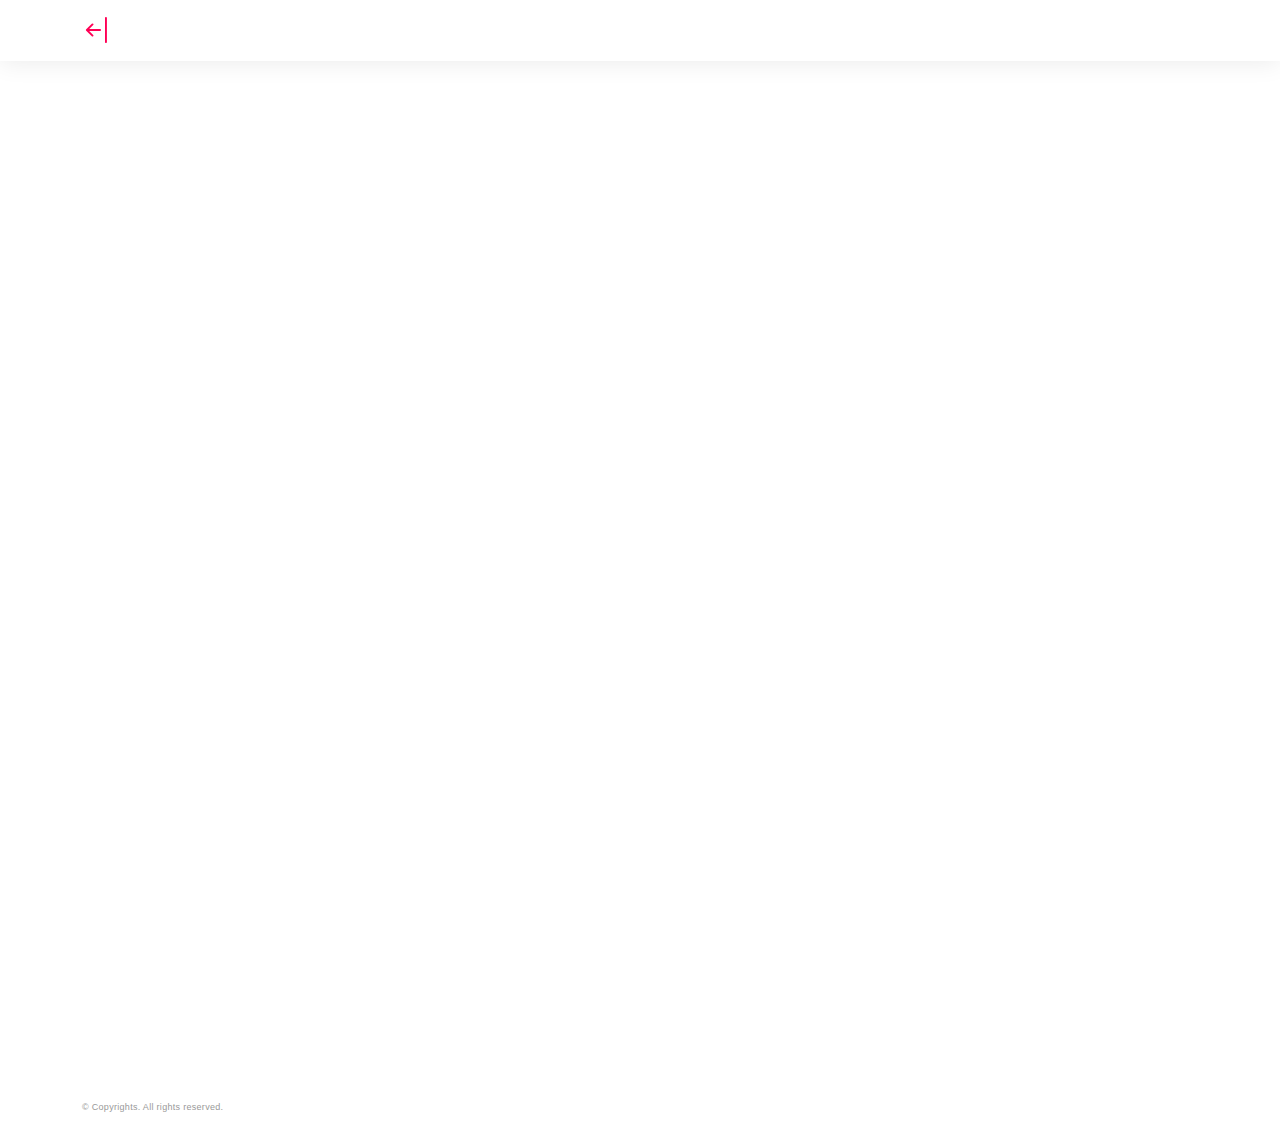
<file: code_snippets.html>
<!DOCTYPE html>
<html lang="en">

<head>
  <meta charset="utf-8">
  <meta content="width=device-width, initial-scale=1.0" name="viewport">

  <title>Given M</title>
  <meta content="" name="description">
  <meta content="" name="keywords">

  <!-- Favicons -->
  <link rel="shortcut icon" href="/img/icon.png">
  <link rel="icon" href="/img/icon.png">
  <link rel="manifest" href="/img/site.webmanifest">

  <!-- Google Fonts -->
  <link href="https://fonts.googleapis.com/css?family=Poppins:300,300i,400,400i,500,500i,600,600i,700,700i|Playfair+Display:400,400i,500,500i,600,600i,700,700i,900,900i" rel="stylesheet">

  <!-- Vendor CSS Files -->
  <link href="/vendor/bootstrap/css/bootstrap.min.css" rel="stylesheet">
  <link href="/vendor/bootstrap-icons/bootstrap-icons.css" rel="stylesheet">
  <link href="/vendor/boxicons/css/boxicons.min.css" rel="stylesheet">
  <link href="/vendor/glightbox/css/glightbox.min.css" rel="stylesheet">
  <link href="/vendor/swiper/swiper-bundle.min.css" rel="stylesheet">
  <link href="/css/style.css" rel="stylesheet">

  <style>
    * {
       box-sizing: border-box;
    }
    h1 {
       text-align: center;
    }
    .outer-grid {
       display: flex;
       flex-wrap: wrap;
       padding: 0 4px;
    }
    .inner-grid {
       flex: 25%;
       max-width: 25%;
       padding: 0 4px;
    }
    .inner-grid img {
       margin-top: 8px;
       width: 50%;
       padding: 10px;
       margin-left: 25%;
    }
    .back-btn{
                filter:invert(100%);
                width:2%;
                margin-left: auto;
                padding-top: 5%;
            }
    @media screen and (max-width: 800px) {
       .inner-grid {
          flex: 50%;
          max-width: 50%;
       }
       .back-btn{
                filter:invert(100%);
                width: 8%;
                margin-left: auto;
                padding-top: 5%;
            }
    }
    @media screen and (max-width: 600px) {
       .inner-grid {
          flex: 100%;
          max-width: 100%;
       }
       .back-btn{
                filter:invert(100%);
                width: 8%;
                margin-left: auto;
                padding-top: 5%;
            }

            #snippet-body{
               margin-left: 5%;
               width: 50%;
            }
    }
   /* @charset "UTF-8"; */
@import url("https://fonts.googleapis.com/css?family=Muli");
::-webkit-scrollbar-button {
  display: none;
}

::-webkit-scrollbar {
  width: 5px;
  height: 5px;
}

::-webkit-scrollbar-thumb {
  background: white;
  border: 1px solid white;
  cursor: pointer;
}

::-webkit-scrollbar-track {
  background: transparent;
  width: calc(5px * 2);
  border: 2px solid rgba(26, 26, 26, 0);
}

::-webkit-scrollbar-track-piece {
  background: transparent;
  width: calc(5px / 2);
  border: 2px solid rgba(26, 26, 26, 0);
}

body {
  scrollbar-face-color: white;
  scrollbar-track-color: transparent;
}

div {
  box-sizing: border-box;
  width: auto;
  height: auto;
  margin: 0;
  padding: 0;
  overflow: hidden;
}

body {
  top: 0;
  left: 0;
  width: 100vw;
  height: 100vh;
  margin: 0;
  padding: 0;
  color: white;
  font-family: "Muli", sans-serif;
  overflow-x: hidden;
}
body h1 {
  padding: 0.5em;
}
body .search {
  margin-left: 2em;
  padding: 0.5em;
  border-radius: 0.25em;
  border: 0;
}
body .sort {
  margin: 0 0.5em;
  cursor: pointer;
}
body .sort:after {
  content: "↓";
  opacity: 0;
  display: inline-block;
  margin-left: 0.5em;
  transition: all 0.5s ease;
}
body .sort.asc:after {
  opacity: 1;
  transform: rotate(0);
}
body .sort.desc:after {
  opacity: 1;
  transform: rotate(-180deg);
}
body .snippet {
  width: 100%;
  height: auto;
  padding: 1em;
  transition: all 0.5s ease;
}
body .snippet summary {
  cursor: pointer;
  outline: none;
}
body .message {
  position: absolute;
  right: 0.5vw;
  top: 1vw;
  max-width: 25vw;
  font-size: 0.75em;
  font-family: "Open Sans", sans-serif;
  color: white;
}
body .message a {
  color: inherit;
  text-decoration: none;
  border-bottom: 1px solid #444;
}
body .message a:hover {
  border-width: 3px;
}
#snippet-body{
   margin-top: 10%;
   margin-left: 10%;
   
}
    </style>
</head>
<body id="body"> 
    <!-- ======= Header ======= -->
    <header id="header-second" class="fixed-top ">
      <div class="container d-flex align-items-center justify-content-between">
        <a href="index.html" class="logo"><i class="bi bi-arrow-bar-left " id="x"></i></a>
    </div>
    </header>
      <!-- ======= Code Snippet Section ======= -->
      <div class="repo" id="snippet-body">
        <br><br>
        <div class="list">
          <!-- A -->
          <div class="snippet">
            <details>
              <summary><span class="name">Ajax loading json</span> <span class="lang">[jquery]</span></summary>
              <pre><code class="code js">
      var myData = {};
      $.ajax({
        'async': false,
        'url': 'data/data.json',
        'dataType': 'json',
        'success': function(data) {
          myData = data;
        },
        'error': function() {
          console.log('ERROR: could not load data json');
        }
      });        
          </code></pre>
            </details>
          </div> 
          <!-- C -->
          <div class="snippet">
            <details>
              <summary><span class="name">Center horizontally</span> <span class="lang">[SCSS]</span></summary>
              <pre><code class="code scss">
        @mixin hcenter(){
          position: absolute;
          left: 50%;
          transform: translatex(-50%);
        }
              </code></pre>
            </details>
          </div>
          <div class="snippet">
            <details>
              <summary><span class="name">Center vertically</span> <span class="lang">[SCSS]</span></summary>
              <pre><code class="code scss">
        @mixin vcenter(){
          position: absolute;
          top: 50%;
          transform: translatey(-50%);
        }
              </code></pre>
            </details>
          </div>
          <div class="snippet">
            <details>
              <summary><span class="name">Center both horizontally and vertically</span> <span class="lang">[SCSS]</span></summary>
              <pre><code class="code scss">
        @mixin hvcenter(){
          position: absolute;
          top: 50%;
          left: 50%;
          transform: translate(-50%, -50%);
        }
              </code></pre>
            </details>
          </div>
          <!-- D -->
          <div class="snippet">
            <details>
              <summary><span class="name">Details &amp; Summary</span> <span class="lang">[HTML]</span></summary>
              <pre><code class="code html">
      &lt;details>
        &lt;summary>Title&lt;/summary>
        Further information
      &lt;/details>
              </code></pre>
            </details>
          </div>
          <div class="snippet">
            <details>
              <summary><span class="name">Disclaimer</span> <span class="lang">[text]</span></summary>
              <pre><code class="text">
      /*
      This Codepen is in the Public Domain.
      You can use it for whatever purpose you like, except evil.
      */
      </code></pre>
            </details>
          </div>
          <!-- F -->
          <div class="snippet">
            <details>
              <summary><span class="name">For loop generating css rules</span> <span class="lang">[SCSS]</span></summary>
              <pre><code class="code scss">
      @for $i from 1 through 20 {
        $increment: 18;
        &:nth-child( #{$i} ) {
          $r: $i * $increment;
          transform: rotate(#{$r}deg);
        }
      }
              </code></pre>
            </details>
          </div> 
          <div class="snippet">
            <details>
              <summary><span class="name">For loop generating html elements</span> <span class="lang">[PUG]</span></summary>
              <pre><code class="code js">
        .wrapper(title="hello world")
          - for (var x = 1; x &lt; 21; x++)
            div(class= x)
              </code></pre>
            </details>
          </div> 
          <div class="snippet">
            <details>
              <summary><span class="name">Force GPU acceleration</span> <span class="lang">[CSS]</span></summary>
              <pre><code class="code css">
      transform: translate3d(0, 0, 0);
      backface-visibility: hidden;
              </code></pre>
            </details>
          </div> 
          <!-- G -->
          <div class="snippet">
            <details>
              <summary><span class="name">Get URL parameter</span> <span class="lang">[JS]</span></summary>
              <pre><code class="code">
      var getURLParameter = function(name) {return decodeURIComponent((new RegExp('[?|&]' + name + '=' + '([^&;]+?)(&|#|;|$)').exec(location.search)||[,""])[1].replace(/\+/g, '%20'))||null;};
      var urlVar = getURLParameter("varname");
          </code></pre>
            </details>
          </div> 
          <div class="snippet">
            <details>
              <summary><span class="name">Gradients</span> <span class="lang">[CSS]</span></summary>
              <pre><code class="code css">
      /*linear*/
      background: linear-gradient(red, blue);
      background: linear-gradient(90deg, red, blue);
      background: linear-gradient(90deg, red 0%, blue 50%, yellow 100%);
      /*radial*/
      background: radial-gradient(red, blue);
      background: radial-gradient(circle closest-side, red, blue);
      background: radial-gradient(ellipse at top right, red 0%, blue 50%, yellow 100%);
      /*repeating*/
      background: repeating-linear-gradient(45deg, red, red 10px, blue 10px, blue 20px);
      background: repeating-radial-gradient(circle at 0 0, red, blue 50px);
              </code></pre>
            </details>
          </div>
          <!-- M -->
          <div class="snippet">
            <details>
              <summary><span class="name">Microformat hCard</span> <span class="lang">[HTML]</span></summary>
              <pre><code class="code html">
      &lt;div id="hcard-Firstname-Lastname" class="vcard">
       &lt;a class="url fn n" href="http://website.net">
        &lt;span class="given-name">Firstname&lt;/span>
        &lt;span class="additional-name">Middlename&lt;/span>
        &lt;span class="family-name">Lastname&lt;/span>
      &lt;/a>
       &lt;div class="org">Company&lt;/div>
       &lt;a class="email" href="mailto:chriscoyier@gmail.com">firstname@website.net&lt;/a>
       &lt;div class="adr">
        &lt;div class="street-address">123 Streetname&lt;/div>
        &lt;span class="locality">Cityname&lt;/span>, &lt;span class="region">Region &lt;/span> &lt;span class="postal-code">12345&lt;/span>
        &lt;span class="country-name">Countryname&lt;/span>
       &lt;/div>
       &lt;div class="tel">555-555-5555&lt;/div>
      &lt;/div>
              </code></pre>
            </details>
          </div>
          <!-- R -->
          <div class="snippet">
            <details>
              <summary><span class="name">Random integer between two numbers</span> <span class="lang">[JS]</span></summary>
              <pre><code class="code js">
      function randomIntFromInterval(min,max)
      {
          return Math.floor(Math.random()*(max-min+1)+min);
      }
              </code></pre>
            </details>
          </div>
          <!-- S -->
          <div class="snippet">
            <details>
              <summary><span class="name">Scrollbars customizer </span> <span class="lang">[CSS]</span></summary>
              <pre><code class="code scss">
        ::-webkit-scrollbar-button{
          display: none;
        }
        ::-webkit-scrollbar {
          width:  2px;
          height: 2px;
        }
        ::-webkit-scrollbar-thumb {
          background: transparent;
          border: 1px solid rgba(220,220,220,1);
          cursor: pointer;
        }
        ::-webkit-scrollbar-track {
          background: transparent;
          width: 4px;
          border: 2px solid transparent;
        }
        ::-webkit-scrollbar-track-piece {
          background: transparent;
          width: 4px;
          border: 2px solid transparent;
        }
        body {
          scrollbar-face-color: white;
          scrollbar-track-color: transparent;
        }
              </code></pre>
            </details>
          </div>
          <div class="snippet">
            <details>
              <summary><span class="name">Scrollbars customizer</span> <span class="lang">[SCSS]</span></summary>
              <pre><code class="code scss">
        @mixin scrollbars($size, $foreground-color, $background-color) {
          ::-webkit-scrollbar-button{
            display: none;
          }
          ::-webkit-scrollbar {
            width:  $size;
            height: $size;
          }
          ::-webkit-scrollbar-thumb {
            background: $foreground-color;
            border: 1px solid lighten($foreground-color, 10%);
            cursor: pointer;
          }
          ::-webkit-scrollbar-track {
            background: $background-color;
            width: calc(#{$size} * 2);
            border: 2px solid lighten($background-color, 10%);
          }
          ::-webkit-scrollbar-track-piece {
            background: $background-color;
            width: calc(#{$size} / 2);
            border: 2px solid lighten($background-color, 10%);
          }
          body {
            scrollbar-face-color: $foreground-color;
            scrollbar-track-color: $background-color;
          }
        }
              </code></pre>
      
            </details>
          </div>
          <div class="snippet">
            <details>
              <summary><span class="name">Shrug emoticon</span> <span class="lang">[text]</span></summary>
              <pre><code class="code">
      ¯\_(ツ)_/¯
              </code></pre>
            </details>
          </div>
          <!-- T -->
          <div class="snippet">
            <details>
              <summary><span class="name">Table markup</span> <span class="lang">[HTML]</span></summary>
              <pre><code class="code html">
      &lt;table>
         &lt;thead>
            &lt;tr>
               &lt;th>&lt;/th>
               &lt;th>&lt;/th>
            &lt;/tr>
         &lt;/thead>
         &lt;tbody>
            &lt;tr>
               &lt;td>&lt;/td>
               &lt;td>&lt;/td>
            &lt;/tr>
            &lt;tr>
               &lt;td>&lt;/td>
               &lt;td>&lt;/td>
            &lt;/tr>
         &lt;/tbody>
      &lt;/table>
              </code></pre>
            </details>
          </div> 
          <!-- V -->
          <div class="snippet">
            <details>
              <summary><span class="name">Video click to play/pause</span> <span class="lang">[jQuery]</span></summary>
              <pre><code class="code js">
          $('video').on('click', function(){
              if(!$(this)[0].paused){
                  $(this)[0].pause();
                  $(this).attr('controls', false);
              }else{
                  $(this)[0].play();
                  $(this).attr('controls', true);
              }
          });
              </code></pre>
            </details>
          </div> 
          
      <!--     
          <div class="snippet">
            <details>
              <summary><span class="name">Code title</span> <span class="lang">[lang]</span></summary>
              <pre><code class="">
              teh codez
              </code></pre>
            </details>
          </div> 
      -->
          
        </div>
      
      </div><!-- End Code Snippet Section -->
          <!-- ======= Footer ======= -->


          <div class="footer-home" class="text-center">
            <div class="container">
            <p style="font-size: 9px;">&copy; Copyrights. All rights reserved.</p>
          </div>
              
    
  </div><!-- End Footer -->

  <a href="#" class="back-to-top d-flex align-items-center justify-content-center"><i class="bi bi-arrow-up-short"></i></a>

  <!-- Vendor JS Files -->
  <script src="/vendor/bootstrap/js/bootstrap.bundle.min.js"></script>
  <script src="/vendor/glightbox/js/glightbox.min.js"></script>
  <script src="/vendor/isotope-layout/isotope.pkgd.min.js"></script>
  <script src="/vendor/swiper/swiper-bundle.min.js"></script>
  <script src="/vendor/typed.js/typed.min.js"></script>
  <script src="/vendor/php-email-form/validate.js"></script>

  <script src="js/main.js"></script>
</body>
</html>
</file>
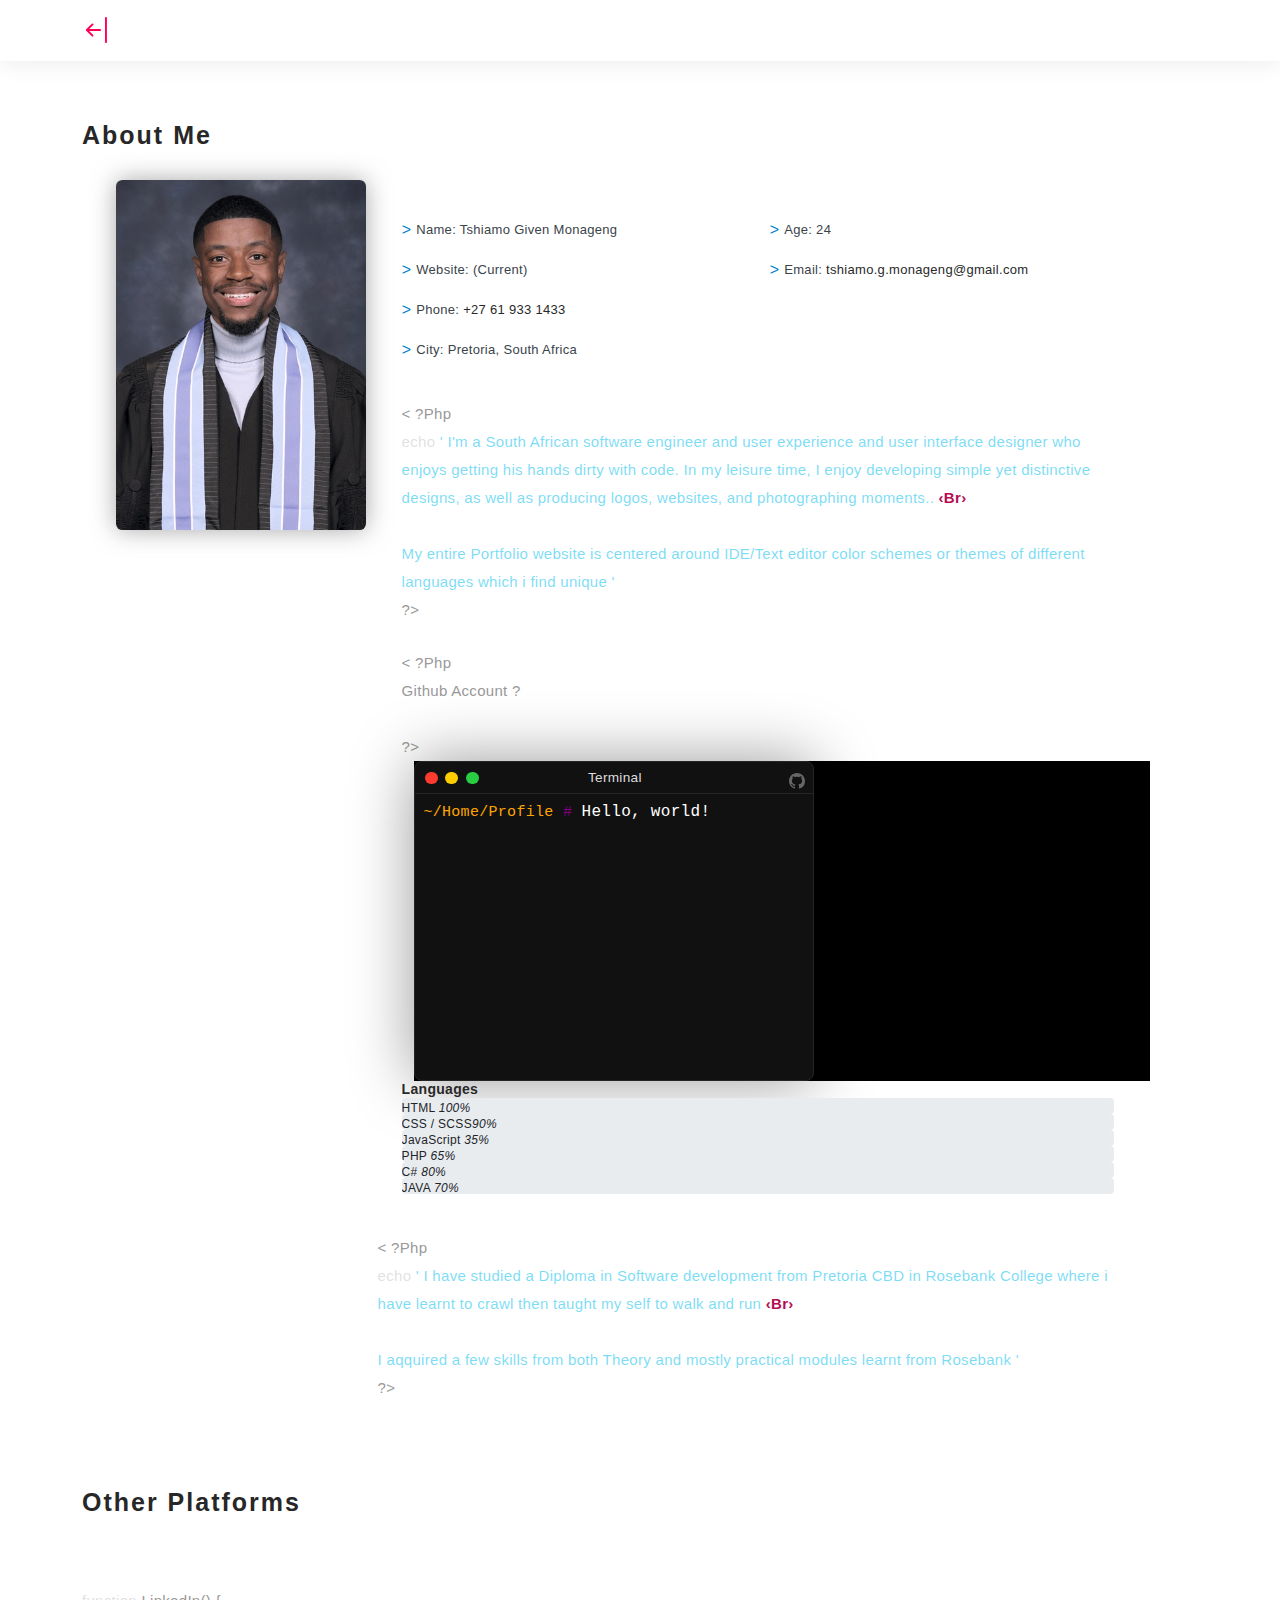
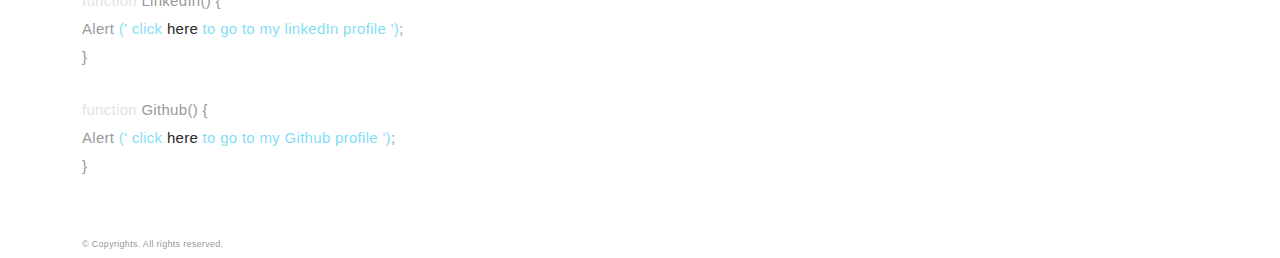
<file: profile.html>
<!DOCTYPE html>
<html lang="en">

<head>
  <meta charset="utf-8">
  <meta content="width=device-width, initial-scale=1.0" name="viewport">

  <title>Given M</title>
  <meta content="" name="description">
  <meta content="" name="keywords">

  <!-- Favicons -->
  <link rel="shortcut icon" href="/img/icon.png">
  <link rel="icon" href="/img/icon.png">
  <link rel="manifest" href="/img/site.webmanifest">

  <!-- Google Fonts -->
  <link href="https://fonts.googleapis.com/css?family=Poppins:300,300i,400,400i,500,500i,600,600i,700,700i|Playfair+Display:400,400i,500,500i,600,600i,700,700i,900,900i" rel="stylesheet">

  <!-- Vendor CSS Files -->
  <link href="/vendor/bootstrap/css/bootstrap.min.css" rel="stylesheet">
  <link href="/vendor/bootstrap-icons/bootstrap-icons.css" rel="stylesheet">
  <link href="/vendor/boxicons/css/boxicons.min.css" rel="stylesheet">
  <link href="/vendor/glightbox/css/glightbox.min.css" rel="stylesheet">
  <link href="/vendor/swiper/swiper-bundle.min.css" rel="stylesheet">
  <link href="/css/style.css" rel="stylesheet">

  <style>
    * {
       box-sizing: border-box;
    }
    h1 {
       text-align: center;
    }
    .outer-grid {
       display: flex;
       flex-wrap: wrap;
       padding: 0 4px;
    }
    .inner-grid {
       flex: 25%;
       max-width: 25%;
       padding: 0 4px;
    }
    .inner-grid img {
       margin-top: 8px;
       width: 50%;
       padding: 10px;
       margin-left: 25%;
    }
    .back-btn{
                filter:invert(100%);
                width:2%;
                margin-left: auto;
                padding-top: 5%;
            }
    @media screen and (max-width: 800px) {
       .inner-grid {
          flex: 50%;
          max-width: 50%;
       }
       .back-btn{
                filter:invert(100%);
                width: 8%;
                margin-left: auto;
                padding-top: 5%;
            }
    }
    @media screen and (max-width: 600px) {
       .inner-grid {
          flex: 100%;
          max-width: 100%;
       }
       .back-btn{
                filter:invert(100%);
                width: 8%;
                margin-left: auto;
                padding-top: 5%;
            }
    }

        /*terminal style*/
        html {
	 box-sizing: border-box;
}
 *, *:before, *:after {
	 box-sizing: inherit;
}
 html, body {
	 width: 100%;
	 height: 100%;
}
 div.cont {
	 display: flex;
	 width: 100%;
	 height: 100%;
	 justify-content: left;
	 align-items: left;
	 background: rgb(0, 0, 0);
   margin-left: 5%;
}
/* Codepen above, real stuff below */
 #term {
	 height: 20rem;
	 width: 25rem;
	 background: #111;
	 border: 1px solid #252525;
	 border-radius: 0.5rem;
	 box-shadow: 0 0 4rem rgba(0, 0, 0, 0.4);
}
 .term-bar {
	 height: 2rem;
	 width: 100%;
	 display: flex;
	 flex-direction: row;
	 border-bottom: 1px solid #252525;
	 justify-content: space-between;
}
 .term-winctrl {
	 padding: 0.5rem;
}
 .term .term-btn {
	 width: 0.8rem;
	 height: 0.8rem;
	 border-radius: 0.5rem;
	 display: inline-block;
	 margin: 0.1rem;
}
 .term .term-btn.close {
	 background-color: #ff3b30;
}
 .term .term-btn.minimise {
	 background-color: #fc0;
}
 .term .term-btn.maximise {
	 background-color: #28cd41;
}
 .term-title {
	 font-family: 'Montserrat', sans-serif;
	 font-size: 0.85rem;
	 color: #ddd;
	 margin: auto 0;
}
 .term-bar-gh {
	 display: inline-block;
	 width: 4.5rem;
	/* this is nasty pls fix */
	 height: 2rem;
	 padding: 0.5rem;
	 text-align: right;
	 margin: 0;
}
 .term-bar-gh svg {
	 width: 1rem;
	 height: 1rem;
	 fill: #666;
}
 .term-cont {
	 font-family: 'Inconsolata', monospace;
	 color: #fff;
	 padding: 0.5rem;
}
 .term-cmd {
	 background: none;
	 margin: 0;
	 border: 0;
	 color: inherit;
	 font-family: inherit;
	 font-size: 1rem;
}
 .term-caret {
	 display: inline-block;
	 color: #fff;
	 padding: 0;
	 margin: 0;
	 font-family: inherit;
	 font-size: inherit;
}
 .term-caret.blink {
	 color: transparent;
}
 .term-input-hide {
	 opacity: 0;
	 background: none;
	 border: 0;
	 color: transparent;
	 position: absolute;
}
 
    </style>
    <script>
      setInterval(caretToggle, 500);

        function caretToggle() {
          var caret = document.getElementsByClassName("term-caret")[0];
          if (caret.classList.contains('blink')) {
            caret.classList.remove('blink');
          } else {
            caret.classList.add('blink');
          }
        }

        var term_inp = document.getElementsByClassName('term-input-hide')[0]
        var term_cmd = document.getElementsByClassName('term-cmd')[0];
        term_inp.addEventListener("keyup", typeCommand);


        function typeCommand(e) {
          var v = term_inp.value;
          term_cmd.innerHTML = v;
        }

        var term = document.getElementById('term');
        term.addEventListener("click", term_inp.focus())
    </script>
</head>
<body id="body"> 
    <!-- ======= Header ======= -->
    <header id="header-second" class="fixed-top ">
      <div class="container d-flex align-items-center justify-content-between">
        <a href="index.html" class="logo"><i class="bi bi-arrow-bar-left " id="x"></i></a>
    </div>
    </header>
      <!-- ======= About Me Section ======= -->
    <section id="about" class="about">
        <div class="container">
          <div class="section-title">
            <h2>About Me</h2>
          </div>
  
          <div class="row">
            <div class="image col-lg-4 d-flex align-items-stretch justify-content-center justify-content-lg-start">
            </div>
            <div class="col-lg-8 d-flex flex-column align-items-stretch">
              <div class="content ps-lg-4 d-flex flex-column justify-content-center">
                <div class="row">
                  <div class="col-lg-6">
                    <ul>
                      <li><i><span id="symbol">></span></i> <span id="classic" >Name: Tshiamo Given Monageng</span></li>
                      <li><i><span id="symbol">></span></i> <span id="classic"  >Website: (Current)</span></li>
                      <li><i><span id="symbol">></span></i> <span id="classic"  >Phone: <a href="tel:+27 61 933 1433">+27 61 933 1433</a></span></li>
                      <li><i><span id="symbol">></span></i> <span id="classic"  >City: Pretoria, South Africa</span></li>
                    </ul>
                  </div>
                  <div class="col-lg-6">
                    <ul>
                      <li><i><span id="symbol">></span></i> <span id="classic"  >Age: 24</span></li>
                      <li><i><span id="symbol">></span></i> <span id="classic"  >Email: <a href="mailto:tshiamo.g.monageng@gmail.com">tshiamo.g.monageng@gmail.com</a></span></li>

                    </ul>
                  </div>
                </div><br>
                <div class="row mt-n4">
                  <p id="c-sharp-code"><span id="symbol"> < ?Php </span> <br>
                   <span id="keyword">echo</span> <span id="semi-colon">'  I'm a South African software engineer 
                     and user experience and user interface designer who enjoys getting his hands dirty with code.
                      In my leisure time, I enjoy developing simple yet distinctive designs, as well as producing 
                      logos, websites, and photographing moments.. <span id="keys">&#8249Br&#8250</span> 
                      
                     <br><br> My entire Portfolio website is centered around IDE/Text editor color schemes or themes of different languages which i find unique '</span> <br> <span id="symbol">?></span></p>
                     <br>
                     <p id="c-sharp-code"><span id="symbol"> < ?Php </span><br> Github Account ? <br> <a href="https://github.com/snw-hub" style="color: white;">click here to see my account profile</a> <br><span id="symbol">?></span></p>
                    </div>
              </div>
              <div class="cont">
                <div id="term" class="term term-ready">
                  <input class="term-input-hide" />
                  <div class="term-bar">
                    <div class="term-winctrl">
                      <span class="term-btn close"></span>
                      <span class="term-btn minimise"></span>
                      <span class="term-btn maximise"></span>
                    </div>
                    <span class="term-title">Terminal</span>
                    <a href="https://github.com/snw-hub" target="_blank" class="term-bar-gh"><svg xmlns="http://www.w3.org/2000/svg" viewBox="0 0 16 16"><path fill-rule="evenodd" d="M8 0C3.58 0 0 3.58 0 8c0 3.54 2.29 6.53 5.47 7.59.4.07.55-.17.55-.38 0-.19-.01-.82-.01-1.49-2.01.37-2.53-.49-2.69-.94-.09-.23-.48-.94-.82-1.13-.28-.15-.68-.52-.01-.53.63-.01 1.08.58 1.23.82.72 1.21 1.87.87 2.33.66.07-.52.28-.87.51-1.07-1.78-.2-3.64-.89-3.64-3.95 0-.87.31-1.59.82-2.15-.08-.2-.36-1.02.08-2.12 0 0 .67-.21 2.2.82.64-.18 1.32-.27 2-.27.68 0 1.36.09 2 .27 1.53-1.04 2.2-.82 2.2-.82.44 1.1.16 1.92.08 2.12.51.56.82 1.27.82 2.15 0 3.07-1.87 3.75-3.65 3.95.29.25.54.73.54 1.48 0 1.07-.01 1.93-.01 2.2 0 .21.15.46.55.38A8.013 8.013 0 0 0 16 8c0-4.42-3.58-8-8-8z"/></svg></a>
                  </div>
                  <div class="term-cont">
                    <div class="term-line">
                      <span class="term-prompt"><span style="color: orange;"> ~/Home/Profile</span> <span style="color: purple;">#</span> </span><span class="term-cmd current">Hello, world!</span><span class="term-caret">&#x2588;</span>
                    </div>
                  </div>
                </div>
              </div>
              <!-- End .content-->
  
              <div class="skills-content ps-lg-4">
                <h4>Languages</h4>
                <div class="progress">
                  <span class="skill">HTML <i class="val">100%</i></span>
                  <div class="progress-bar-wrap">
                    <div class="progress-bar" id="p-html" ></div>
                  </div>
                </div>
  
                <div class="progress">
                  <span class="skill">CSS / SCSS<i class="val">90%</i></span>
                  <div class="progress-bar-wrap">
                    <div class="progress-bar" id="p-css"></div>
                  </div>
                </div>
  
                <div class="progress">
                  <span class="skill">JavaScript <i class="val">35%</i></span>
                  <div class="progress-bar-wrap">
                    <div class="progress-bar" id="p-javascript" style="width:35%; background-color: rgb(219, 0, 0); border-radius:25px;"></div>
                  </div>
                </div>
                <div class="progress">
                  <span class="skill">PHP <i class="val">65%</i></span>
                  <div class="progress-bar-wrap">
                    <div class="progress-bar" id="p-php" ></div>
                  </div>
                </div>
                <div class="progress">
                    <span class="skill">C# <i class="val">80%</i></span>
                    <div class="progress-bar-wrap">
                      <div class="progress-bar" id="p-csharp"></div>
                    </div>
                  </div>

                  <div class="progress">
                    <span class="skill">JAVA <i class="val">70%</i></span>
                    <div class="progress-bar-wrap">
                      <div class="progress-bar" id="p-java"></div>
                    </div>
                  </div>

              </div><br><br>
              <div class="row mt-n4">
                <p id="c-sharp-code"><span id="symbol"> < ?Php </span> <br>
                 <span id="keyword">echo</span> <span id="semi-colon">'  I have studied a Diploma in Software development from Pretoria CBD in Rosebank College where i have learnt to crawl then taught my self to walk and run <span id="keys">&#8249Br&#8250</span> 
                    
                   <br><br> I aqquired a few skills from both Theory and mostly practical modules learnt from Rosebank '</span> <br> <span id="symbol">?></span></p>
                  </div>
            </div>
          </div>
        </div>
        <br><br><br>
        <div class="container">
          <div class="section-title">
            <h2>Other platforms</h2>
          </div>
          <div class="row mt-n4">
            <p id="c-sharp-code">
             <span id="keyword">function</span> LinkedIn<span id="symbol">() {<br></span>Alert <span id="semi-colon">('  click <a href="https://www.linkedin.com/in/tshiamo-monageng-a35133268/">here</a> to go to my linkedIn profile ')</span>; <br> <span id="symbol">}</span></p>
              </div>
              <div class="row mt-n4">
                <p id="c-sharp-code">
                 <span id="keyword">function</span> Github<span id="symbol">() {<br></span>Alert <span id="semi-colon">('  click <a href="https://www.linkedin.com/in/tshiamo-monageng-a35133268/">here</a> to go to my Github profile ')</span>; <br> <span id="symbol">}</span></p>
                  </div>
          </div>

      </section><!-- End About Me Section -->
          <!-- ======= Footer ======= -->


          <div class="footer-home" class="text-center">
            <div class="container">
            <p style="font-size: 9px;">&copy; Copyrights. All rights reserved.</p>
          </div>
              
    
  </div><!-- End Footer -->

  <a href="#" class="back-to-top d-flex align-items-center justify-content-center"><i class="bi bi-arrow-up-short"></i></a>

  <!-- Vendor JS Files -->
  <script src="/vendor/bootstrap/js/bootstrap.bundle.min.js"></script>
  <script src="/vendor/glightbox/js/glightbox.min.js"></script>
  <script src="/vendor/isotope-layout/isotope.pkgd.min.js"></script>
  <script src="/vendor/swiper/swiper-bundle.min.js"></script>
  <script src="/vendor/typed.js/typed.min.js"></script>
  <script src="/vendor/php-email-form/validate.js"></script>

  <script src="js/main.js"></script>
</body>
</html>
</file>
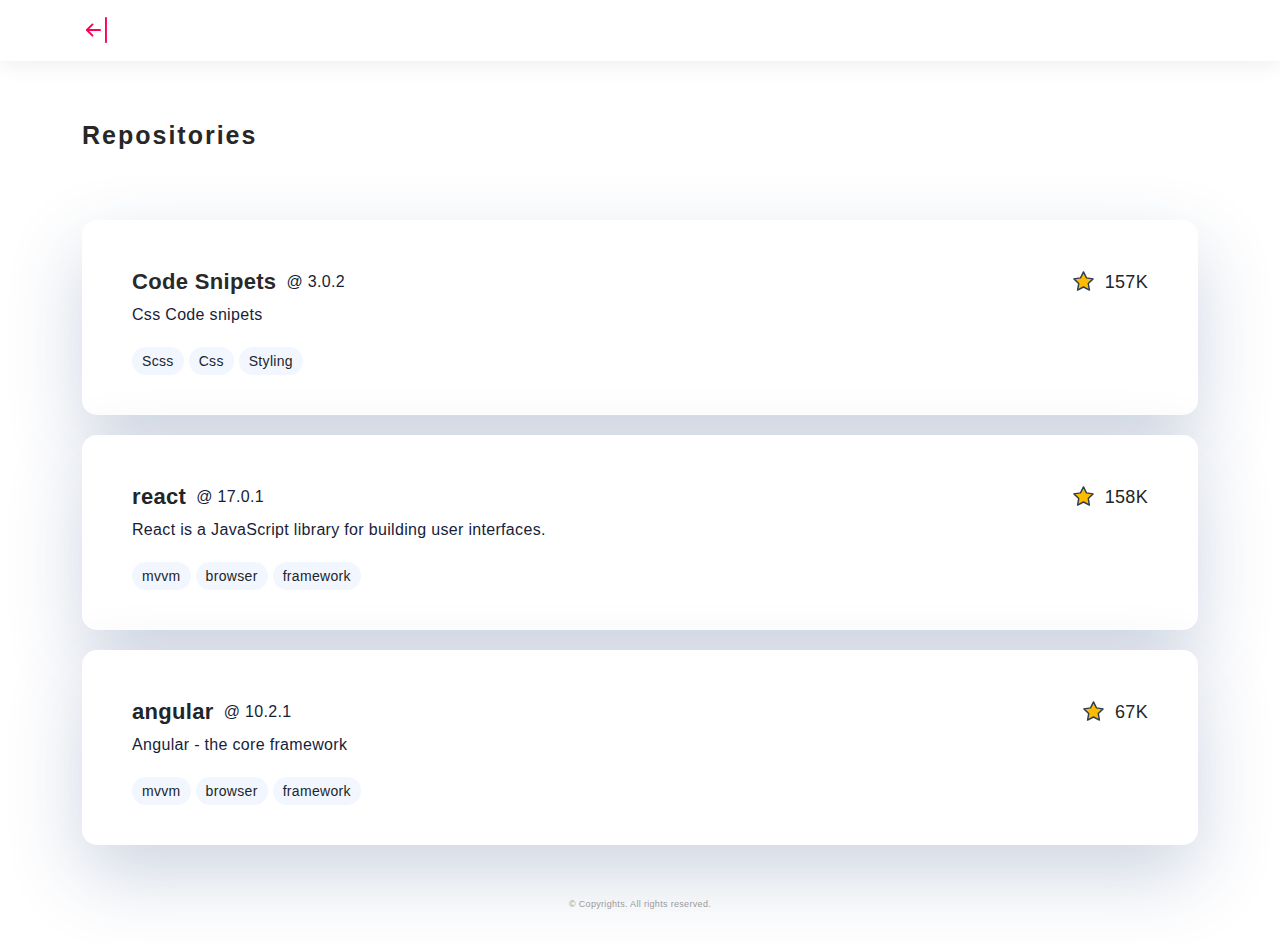
<file: repo.html>
<!DOCTYPE html>
<html lang="en">

<head>
  <meta charset="utf-8">
  <meta content="width=device-width, initial-scale=1.0" name="viewport">

  <title>Given M</title>
  <meta content="" name="description">
  <meta content="" name="keywords">

  <!-- Favicons -->
  <link rel="shortcut icon" href="/img/icon.png">
  <link rel="icon" href="/img/icon.png">
  <link rel="manifest" href="/img/site.webmanifest">

  <!-- Google Fonts -->
  <link href="https://fonts.googleapis.com/css?family=Poppins:300,300i,400,400i,500,500i,600,600i,700,700i|Playfair+Display:400,400i,500,500i,600,600i,700,700i,900,900i" rel="stylesheet">

  <!-- Vendor CSS Files -->
  <link href="/vendor/bootstrap/css/bootstrap.min.css" rel="stylesheet">
  <link href="/vendor/bootstrap-icons/bootstrap-icons.css" rel="stylesheet">
  <link href="/vendor/boxicons/css/boxicons.min.css" rel="stylesheet">
  <link href="/vendor/glightbox/css/glightbox.min.css" rel="stylesheet">
  <link href="/vendor/swiper/swiper-bundle.min.css" rel="stylesheet">
  <link href="/css/style.css" rel="stylesheet">

  <style>
    * {
       box-sizing: border-box;
    }
    h1 {
       text-align: center;
    }
    .outer-grid {
       display: flex;
       flex-wrap: wrap;
       padding: 0 4px;
    }
    .inner-grid {
       flex: 25%;
       max-width: 25%;
       padding: 0 4px;
    }
    .inner-grid img {
       margin-top: 8px;
       width: 50%;
       padding: 10px;
       margin-left: 25%;
    }
    .back-btn{
                filter:invert(100%);
                width:2%;
                margin-left: auto;
                padding-top: 5%;
            }
    @media screen and (max-width: 800px) {
       .inner-grid {
          flex: 50%;
          max-width: 50%;
       }
       .back-btn{
                filter:invert(100%);
                width: 8%;
                margin-left: auto;
                padding-top: 5%;
            }
    }
    @media screen and (max-width: 600px) {
       .inner-grid {
          flex: 100%;
          max-width: 100%;
       }
       .back-btn{
                filter:invert(100%);
                width: 8%;
                margin-left: auto;
                padding-top: 5%;
            }
    }
    #remove-deco{
          text-decoration: none; 
          -webkit-tap-highlight-color: transparent !important;
          outline: none !important;
      }
     /* #remove-deco:hover{
          color: #f1f6ff;
          text-decoration: none; 
          -webkit-tap-highlight-color: transparent !important;
          outline: none !important;
      }*/
    /* repository */
        body {
        font-size: 1rem;
        font-family: "Quicksand", sans-serif;
        padding: 0;
        display: flex;
        flex-direction: column;
        align-items: center;
      }

    * {
      box-sizing: border-box;
    }

    .repository-box {
      box-shadow: 0 30px 75px #23447e39;
      padding: 50px 50px 40px 50px;
      border-radius: 15px;
      background: #fff;
      margin-bottom: 20px;
      width: 100%;
    }
    .repository-box__header {
      display: flex;
      align-items: center;
    }
    .repository-box__name {
      font-size: 22px;
      font-weight: 700;
    }
    .repository-box__version {
      color: #181d39;
      margin-left: 10px;
    }
    .repository-box__star-box {
      display: flex;
      margin-left: auto;
      align-items: center;
    }
    .repository-box__star-icon {
      height: 23px;
      width: 23px;
      margin-right: 10px;
      fill: #ffbb00;
    }
    .repository-box__star-count {
      font-size: 18px;
    }
    .repository-box__description {
      margin-top: 10px;
      font-weight: 500;
      line-height: 24px;
      color: #181d39;
    }
    .repository-box__tags-box {
      display: flex;
      margin-top: 20px;
      font-size: 14px;
    }
    .repository-box__tag {
      border-radius: 9999px;
      background: #f1f6ff;
      margin-right: 5px;
      padding: 4px 10px;
    }
    .repository-box:hover{
      background: #0764bb;
      color: #fff;
    }
    .repository-box:hover a{
      color: #fff;
    }
    .repository-box:hover .repository-box__name {
      color: #fff;
    }
    .repository-box:hover .repository-box__version {
      color: #707070;
    }
    .repository-box:hover .repository-box__tag {
      color: #fff;
      background: rgba(0, 0, 0, 0.1);
    }
    .repository-box:hover .repository-box__description {
      color: #fff;
    }
    .repository-box:hover .repository-box__star-count {
      color: #fff;
    }
    .repository-box:hover  {
      color: #fff;
      fill: #fff;
      border-color: #fff;
      stroke: #fff;
    }

    .cdn-box {
      background: #fff;
      padding: 50px;
      border-radius: 15px;
      box-shadow: 0 30px 75px #23447e39;
      width: 600px;
      position: absolute;
      top: 600px;
      left: 70%;
      transform: translate(-50%, -50%);
    }
    .cdn-box__name {
      font-weight: 700;
      font-size: 26px;
    }
    .cdn-box__filters {
      display: flex;
      margin-top: 20px;
    }
    .cdn-box__filter-box {
      margin-right: 20px;
      display: flex;
      flex-direction: column;
      width: 150px;
    }
    #repo-body{
      margin-top: 25%;
    }
    </style>
</head>
<body id="body"> 
    <!-- ======= Header ======= -->
    <header id="header-second" class="fixed-top ">
      <div class="container d-flex align-items-center justify-content-between">
        <a href="index.html" class="logo"><i class="bi bi-arrow-bar-left " id="x"></i></a>
    </div>
    </header>
      <!-- ======= About Me Section ======= -->
    <section id="about" class="about">
        <div class="container">
          <div class="section-title">
            <h2>Repositories</h2>
          </div>
          <div class="repository-box">
            <div class="repository-box__header">
              <div class="repository-box__name"><a href="/code_snippets.html"  id="remove-deco">Code Snipets</a></div>
              <div class="repository-box__version">@ 3.0.2</div>
              <div class="repository-box__star-box">
                <svg xmlns="http://www.w3.org/2000/svg" viewBox="0 0 24 24" stroke-width="1.5" stroke="#2c3e50" fill="none" stroke-linecap="round" stroke-linejoin="round" class="repository-box__star-icon">
                  <path stroke="none" d="M0 0h24v24H0z" fill="none" />
                  <path d="M12 17.75l-6.172 3.245l1.179 -6.873l-5 -4.867l6.9 -1l3.086 -6.253l3.086 6.253l6.9 1l-5 4.867l1.179 6.873z" />
                </svg>
                <div class="repository-box__star-count">157K</div>
              </div>
            </div>
         
            <div class="repository-box__description">
              Css Code snipets
            </div>
            <div class="repository-box__tags-box">
              <div class="repository-box__tag">Scss</div>
              <div class="repository-box__tag">Css</div>
              <div class="repository-box__tag">Styling</div>
            </div>
          </div>
          <div class="repository-box  ">
            <div class="repository-box__header">
              <div class="repository-box__name">react</div>
              <div class="repository-box__version">@ 17.0.1</div>
              <div class="repository-box__star-box">
                <svg xmlns="http://www.w3.org/2000/svg" viewBox="0 0 24 24" stroke-width="1.5" stroke="#2c3e50" fill="none" stroke-linecap="round" stroke-linejoin="round" class="repository-box__star-icon">
                  <path stroke="none" d="M0 0h24v24H0z" fill="none" />
                  <path d="M12 17.75l-6.172 3.245l1.179 -6.873l-5 -4.867l6.9 -1l3.086 -6.253l3.086 6.253l6.9 1l-5 4.867l1.179 6.873z" />
                </svg>
                <div class="repository-box__star-count">158K</div>
              </div>
            </div>
         
            <div class="repository-box__description">
              React is a JavaScript library for building user interfaces.
            </div>
            <div class="repository-box__tags-box">
              <div class="repository-box__tag">mvvm</div>
              <div class="repository-box__tag">browser</div>
              <div class="repository-box__tag">framework</div>
            </div>
          </div>
          <div class="repository-box">
            <div class="repository-box__header">
              <div class="repository-box__name">angular</div>
              <div class="repository-box__version">@ 10.2.1</div>
              <div class="repository-box__star-box">
                <svg xmlns="http://www.w3.org/2000/svg" viewBox="0 0 24 24" stroke-width="1.5" stroke="#2c3e50" fill="none" stroke-linecap="round" stroke-linejoin="round" class="repository-box__star-icon">
                  <path stroke="none" d="M0 0h24v24H0z" fill="none" />
                  <path d="M12 17.75l-6.172 3.245l1.179 -6.873l-5 -4.867l6.9 -1l3.086 -6.253l3.086 6.253l6.9 1l-5 4.867l1.179 6.873z" />
                </svg>
                <div class="repository-box__star-count">67K</div>
              </div>
            </div>
         
            <div class="repository-box__description">
              Angular - the core framework
            </div>
            <div class="repository-box__tags-box">
              <div class="repository-box__tag">mvvm</div>
              <div class="repository-box__tag">browser</div>
              <div class="repository-box__tag">framework</div>
            </div>
          </div>
          

      </section><!-- End About Me Section -->
          <!-- ======= Footer ======= -->


          <div class="footer-home" class="text-center">
            <div class="container">
            <p style="font-size: 9px;">&copy; Copyrights. All rights reserved.</p>
          </div>
              
    
  </div><!-- End Footer -->

  <a href="#" class="back-to-top d-flex align-items-center justify-content-center"><i class="bi bi-arrow-up-short"></i></a>

  <!-- Vendor JS Files -->
  <script src="/vendor/bootstrap/js/bootstrap.bundle.min.js"></script>
  <script src="/vendor/glightbox/js/glightbox.min.js"></script>
  <script src="/vendor/isotope-layout/isotope.pkgd.min.js"></script>
  <script src="/vendor/swiper/swiper-bundle.min.js"></script>
  <script src="/vendor/typed.js/typed.min.js"></script>
  <script src="/vendor/php-email-form/validate.js"></script>

  <script src="js/main.js"></script>
</body>
</html>
</file>
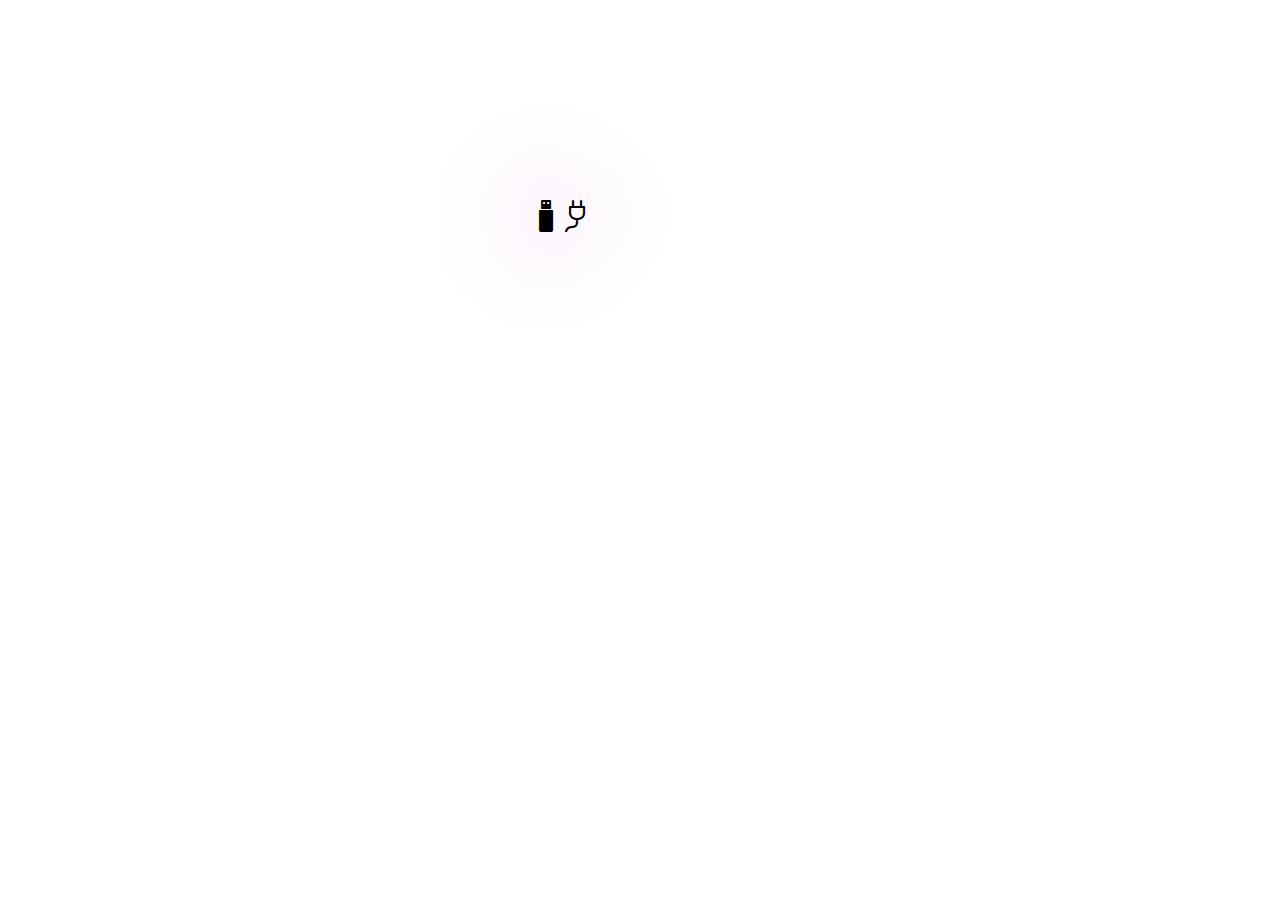
<file: splash.html>
<!DOCTYPE html>
<html lang="en">
<head>
    <meta charset="UTF-8">
    <meta name="viewport" content="width=device-width, initial-scale=1.0">
    <title>Given M</title>
    <meta content="Welcome to my House(Hub), A portfolio website that's simple and quick to 
    showcase my work as a developer & designer." name="description">
    <meta content="snow" name="keywords">

	<link href="/vendor/bootstrap/css/bootstrap.min.css" rel="stylesheet">
	<link href="/vendor/bootstrap-icons/bootstrap-icons.css" rel="stylesheet">
	<link href="/vendor/boxicons/css/boxicons.min.css" rel="stylesheet">
	<link href="/vendor/glightbox/css/glightbox.min.css" rel="stylesheet">
	<link href="/vendor/swiper/swiper-bundle.min.css" rel="stylesheet">
    <link rel="stylesheet" href="/css/style.css">
    <link rel="shortcut icon" href="/img/icon.png">
    <link rel="icon" href="/img/icon.png">
    <style>
* {
	border: 0;
	box-sizing: border-box;
	margin: 0;
	padding: 0;
}
body
:root {
	--hue: 223;
	--bg: hsl(var(--hue),10%,90%);
	--fg: hsl(var(--hue),10%,10%);
	font-size: calc(16px + (24 - 16) * (100vw - 320px) / (1280 - 320));
}
body {
	background-color: var(--bg);
	color: var(--fg);
	font: 1em/1.5 sans-serif;
	height: 100vh;
	display: grid;
	place-items: center;
	transition: background-color 0.3s;
}
main {
	padding: 1.5em 0;
}

.ap {
	width: 8em;
	height: 16em;
}
.ap__ring {
	stroke: hsla(var(--hue),10%,10%,0.15);
	transition: stroke 0.3s;
}
.ap__worm1,
.ap__worm2 {
	animation-duration: 3s;
	animation-iteration-count: infinite;
}
.ap__worm1 {
	animation-name: worm1;
}
.ap__worm2 {
	animation-name: worm2;
	visibility: hidden;
}

/* Dark theme */
@media (prefers-color-scheme: dark) {
	:root {
		--bg: hsl(var(--hue),10%,10%);
		--fg: hsl(var(--hue),10%,90%);
	}
	.ap__ring {
		stroke: hsla(var(--hue),10%,90%,0.1);
	}
}

/* Animtions */
@keyframes worm1 {
	from {
		animation-timing-function: ease-in-out;
		stroke-dashoffset: -87.96;
	}
	20% {
		animation-timing-function: ease-in;
		stroke-dashoffset: 0;
	}
	60% {
		stroke-dashoffset: -791.68;
		visibility: visible;
	}
	60.1%,
	to {
		stroke-dashoffset: -791.68;
		visibility: hidden;
	}
}
@keyframes worm2 {
	from,
	60% {
		stroke-dashoffset: -87.96;
		visibility: hidden;
	}
	60.1% {
		animation-timing-function: cubic-bezier(0,0,0.5,0.75);
		stroke-dashoffset: -87.96;
		visibility: visible;
	}
	77% {
		animation-timing-function: cubic-bezier(0.5,0.25,0.5,0.88);
		stroke-dashoffset: -340;
		visibility: visible;
	}
	to {
		stroke-dashoffset: -669.92;
		visibility: visible;
	}
}
    </style>
    <script>
        function redirect(){
            window.location = "/index.html";
        }
       setTimeout('redirect()',10000);
    </script>
</head>
<body class="body-change">

        <div id="logo-animation">
			<i class="bi bi-usb-drive-fill " id="i-icon" style="font-size: 2rem; text-shadow:  rgb(255, 0, 221) 0px 0px 100px;"></i><i class="bi bi-plug " id="i-icon" style="font-size: 2rem; text-shadow: 0px 0px 100px;"></i><br>
			 <p id="i-logo" style="animation: i-change-colour 5s infinite; 
			 animation-direction: alternate-reverse;"> <!-- <span id="last-letter">T</span>S<span id="last-letter">HIAM</span>O <span id="last-letter">M</span>O<span id="last-letter">NAGE</span>N<span id="last-letter">G</span><br>  -->
        <span id="last-letter">@t</span>his<span id="last-letter">.</span><span id="last-letter"></span>isnt.s</span>now </span></p>
    </div>

    <script src="js/script.js"></script>

<!--
	<main>
	<svg class="ap" viewBox="0 0 128 256" width="128px" height="256px" xmlns="http://www.w3.org/2000/svg">
		<defs>
			<linearGradient id="ap-grad1" x1="0" y1="0" x2="0" y2="1">
				<stop offset="0%" stop-color="hsl(223,90%,55%)" />
				<stop offset="100%" stop-color="hsl(253,90%,55%)" />
			</linearGradient>
			<linearGradient id="ap-grad2" x1="0" y1="0" x2="0" y2="1">
				<stop offset="0%" stop-color="hsl(193,90%,55%)" />
				<stop offset="50%" stop-color="hsl(223,90%,55%)" />
				<stop offset="100%" stop-color="hsl(253,90%,55%)" />
			</linearGradient>
		</defs>
		<circle class="ap__ring" r="56" cx="64" cy="192" fill="none" stroke="#ddd" stroke-width="16" stroke-linecap="round" />
		<circle class="ap__worm1" r="56" cx="64" cy="192" fill="none" stroke="url(#ap-grad1)" stroke-width="16" stroke-linecap="round" stroke-dasharray="87.96 263.89" />
		<path class="ap__worm2" d="M120,192A56,56,0,0,1,8,192C8,161.07,16,8,64,8S120,161.07,120,192Z" fill="none" stroke="url(#ap-grad2)" stroke-width="16" stroke-linecap="round" stroke-dasharray="87.96 494" />
	</svg>
</main>
-->

</body>
<footer>
    <!--<p id="hint"> <b>please wait :)</b></p>-->
</footer>
</html>
</file>
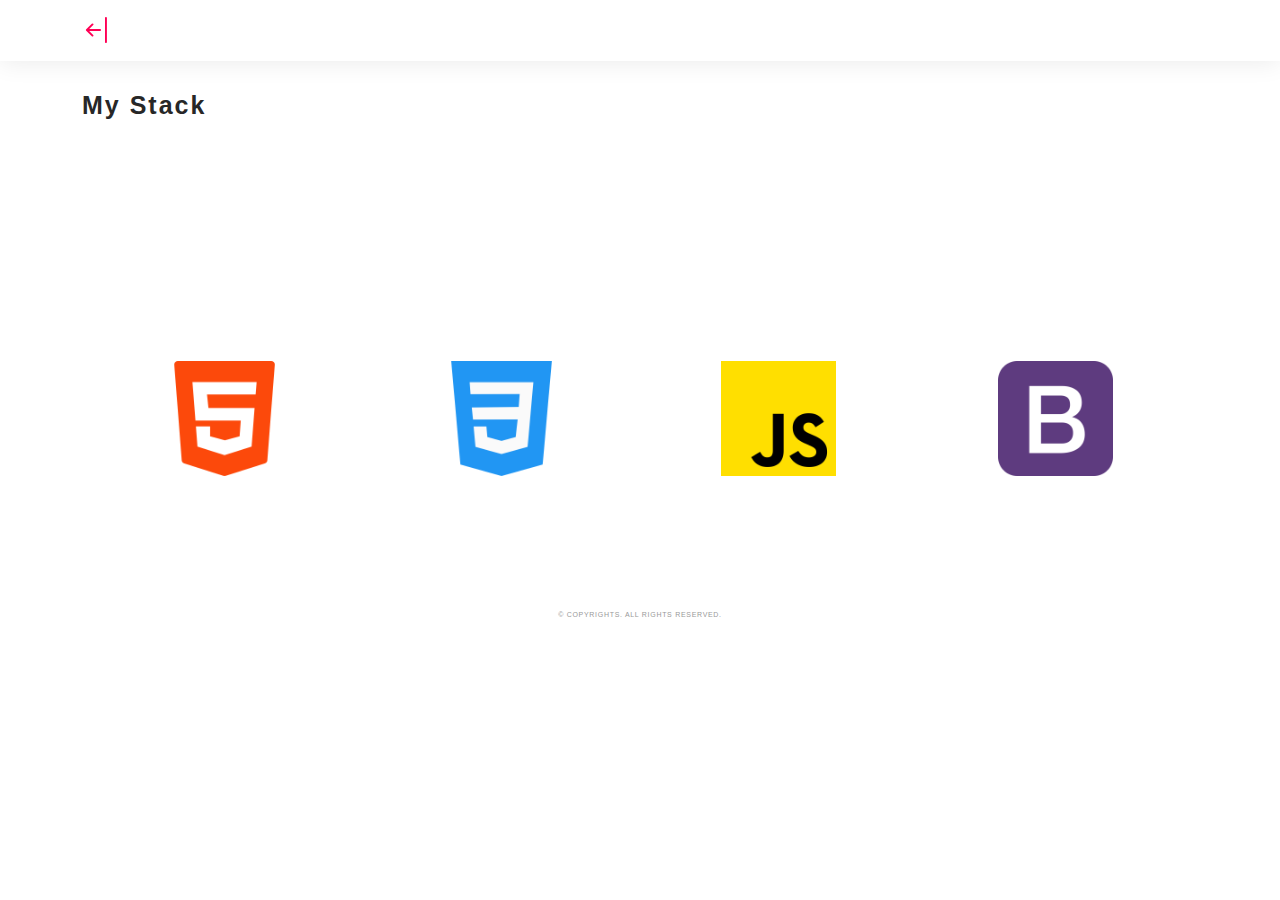
<file: stack.html>
<!DOCTYPE html>
<html lang="en">

<head>
  <meta charset="utf-8">
  <meta content="width=device-width, initial-scale=1.0" name="viewport">

  <title>Given M</title>
  <meta content="" name="description">
  <meta content="" name="keywords">

  <!-- Favicons -->
  <link rel="shortcut icon" href="/img/icon.png">
  <link rel="icon" href="/img/icon.png">
<link rel="manifest" href="/img/site.webmanifest">

  <!-- Google Fonts -->
  <link href="https://fonts.googleapis.com/css?family=Poppins:300,300i,400,400i,500,500i,600,600i,700,700i|Playfair+Display:400,400i,500,500i,600,600i,700,700i,900,900i" rel="stylesheet">

  <!-- Vendor CSS Files -->
  <link href="/vendor/bootstrap/css/bootstrap.min.css" rel="stylesheet">
  <link href="/vendor/bootstrap-icons/bootstrap-icons.css" rel="stylesheet">
  <link href="/vendor/boxicons/css/boxicons.min.css" rel="stylesheet">
  <link href="/vendor/glightbox/css/glightbox.min.css" rel="stylesheet">
  <link href="/vendor/swiper/swiper-bundle.min.css" rel="stylesheet">
  <link href="/css/style.css" rel="stylesheet">

  <style>
    * {
       box-sizing: border-box;
    }
    h1 {
       text-align: center;
    }
    .outer-grid {
       display: flex;
       flex-wrap: wrap;
       padding: 0 4px;
       justify-content: center;
       margin-top: 20%;
    }
    .inner-grid {
       flex: 25%;
       max-width: 25%;
       padding: 0 4px;
    }
    .inner-grid img {
       margin-top: 8px;
       width: 50%;
       padding: 10px;
       margin-left: 25%;
    }
    .back-btn{
                filter:invert(100%);
                width:2%;
                margin-left: auto;
                padding-top: 5%;
            }
    @media screen and (max-width: 800px) {
       .inner-grid {
          flex: 50%;
          max-width: 50%;
       }
       .back-btn{
                filter:invert(100%);
                width: 8%;
                margin-left: auto;
                padding-top: 5%;
            }
    }
    @media screen and (max-width: 600px) {
       .inner-grid {
          flex: 100%;
          max-width: 100%;
       }
       .outer-grid {
       display: flex;
       flex-wrap: wrap;
       padding: 0 4px;
       justify-content: center;
    }
    }
    </style>
</head>
<body id="body"> 
    <!-- ======= Header ======= -->
  <header id="header-second" class="fixed-top ">
    <div class="container d-flex align-items-center justify-content-between">
      <a href="index.html" class="logo"><i class="bi bi-arrow-bar-left " id="x"></i></a>
  </div>
  </header>
  <!-- End Header -->
       <!-- ======= Stack Section ======= -->
       <div id="stack" class="text-left paddsection">

        <div class="container">
          <div class="section-title">
            <h2>My Stack</h2>
          </div>
        </div>
  
        <div class="container">
          <div class="outer-grid">
            <div class="inner-grid">
            <img src="img/html-5.png"/>
            </div>
            <div class="inner-grid">
            <img src="img/css-3.png"/>
            </div>
            <div class="inner-grid">
            <img src="img/js.png"/>
            </div>
            <div class="inner-grid">
              <img src="img/bootstrap.png"/>
              </div>
            </div>
        </div>
        
        </div>
      </div><!-- End Stack Section -->
        <!-- ======= Footer ======= -->


  <div id="footer" class="text-center">
    <div class="container">
      <p>&copy; Copyrights. All rights reserved.</p>
    </div>
</div>

<!-- End Footer -->

  <a href="#" class="back-to-top d-flex align-items-center justify-content-center"><i class="bi bi-arrow-up-short"></i></a>

  <!-- Vendor JS Files -->
  <script src="/vendor/bootstrap/js/bootstrap.bundle.min.js"></script>
  <script src="/vendor/glightbox/js/glightbox.min.js"></script>
  <script src="/vendor/isotope-layout/isotope.pkgd.min.js"></script>
  <script src="/vendor/swiper/swiper-bundle.min.js"></script>
  <script src="/vendor/typed.js/typed.min.js"></script>
  <script src="/vendor/php-email-form/validate.js"></script>

  <script src="js/main.js"></script>
</body>
</html>
</file>
<file: css/style.css>
:root {
  --light-gray: rgba(230, 230, 230, 0.267);
  --dark-gray: rgb(36, 36, 36);
  --hover-light-gray: rgba(230, 230, 230, 0.699);
  --hover-dark-gray: rgb(0, 0, 0);
  --white: white;
  --shadow: rgba(0, 0, 0, 0.08);
  --text-gray: #898989;
  --main-color: rgb(255, 0, 85);
}



body{
    background-color: var(--white);
    font-family: 'Segoe UI', Tahoma, Geneva, Verdana, sans-serif;
    font-size: 15px;
    font-weight: 300;
    line-height: 20px;
    letter-spacing: 0.02em;
    overflow-x: hidden;
    margin: 0 auto;
    padding: 0;
    box-sizing: border-box;
}
#head{
    position: fixed;
    top: 0;
}

/* logo */
#logo{
  padding: 1px;
    color: rgb(0, 0, 0);
    font-size: 10px;
    letter-spacing: 10px; 
    text-decoration: none;
}
#i-logo{
  padding: 1px;
  color: rgb(255, 255, 255);
  font-size: 10px;
  letter-spacing: 10px; 
  text-decoration: none;
}
#logo:hover{
    padding: 1px;
    color: rgb(0, 206, 221);
    font-size: 10px;
    letter-spacing: 10px; 
    text-decoration: none;
    transition: all 0.4s;
}



#remove-link-deco{
    text-decoration: none; 
    -webkit-tap-highlight-color: transparent !important;
    outline: none !important;
}
#remove-link-deco :active {
    opacity: 0.85;
}
h1, h2, h3, h4, h5, h6 {
    margin: 0;
  }
  
  h2 {
    color: #272727;
    font-weight: 600;
  }
  
  h4 {
    color: #292929;
    font-size: 14px;
    font-weight: 600;
  }
  
  a {
    color: #292929;
    text-decoration: none !important;
    transition: all 0.5s ease-in-out 0s;
  }
  
  a:hover {
    transition: all 0.5s ease-in-out 0s;
  }
  
  p {
    margin: 25px 0;
    padding: 0;
    font-size: 15px;
    color: #999999;
    line-height: 28px;
  }
  
  ::-moz-selection {
    background: var(--main-color);
    color: var(--white);
  }
  
  ::selection {
    background: var(--main-color);
    color: var(--white);
  }
  
  .btn {
    background: #333;
    border: medium none;
    border-radius: 0;
    color: var(--white);
    font-size: 12px;
    height: 50px;
    line-height: 50px;
    padding: 0 30px;
    text-transform: uppercase;
  }
  
  .btn:hover, .btn:focus {
    color: var(--white);
  }
  
  .padDiv {
    padding: 30px 20px;
  }
  
  .section-title {
    margin-bottom: 70px;
  }
  
  .section-title h2 {
    font-size: 25px;
    letter-spacing: 2px;
    text-transform: capitalize;
  }
  
  .sec-section-title h2 {
    padding-left: 10px;
    font-size: 20px;
    color: #3b434a;
    letter-spacing: 1px;
    text-transform: capitalize;
  }
  
  .form-control {
    background-color: transparent;
    border: 1px solid #999;
    border-radius: 0;
    color: #999999;
    font-size: 12px;
    font-weight: 500;
    height: 50px;
    letter-spacing: 0.1em;
    padding-left: 10px;
    margin: 0 0 25px 0;
    line-height: 14px;
    text-transform: uppercase;
  }
  
  .form-control:focus {
    box-shadow: none;
    outline: 0 none;
  }
  
  .paddsection {
    padding-top: 90px;
    padding-bottom: 90px;
  }
  
  .paddsections {
    padding-top: 90px;
    padding-bottom: 90px !important;
  }
  
  .hvr-shutter-in-horizontal::before {
    background: #333;
  }
  
  .hvr-shutter-in-horizontal:hover {
    background: var(--main-color);
  }
  
  .mb-30 {
    margin-bottom: 30px;
  }
  
  .main-content {
    padding-top: 140px;
  }



  
  /*=================================================================================================================================================================================
  # Back to top button
  =================================================================================================================================================================================*/
  .back-to-top {
    position: fixed;
    visibility: hidden;
    opacity: 0;
    right: 15px;
    bottom: 15px;
    z-index: 996;
    background: var(--light-gray);
    width: 40px;
    height: 40px;
    border-radius: 4px;
    transition: all 0.4s;
  }
  
  .back-to-top i {
    font-size: 28px;
    color: var(--dark-gray);
    line-height: 0;
  }
  
  .back-to-top:hover {
    background: var(--hover-light-gray);
    color: var(--hover-dark-gray);
  }
  
  .back-to-top.active {
    visibility: visible;
    opacity: 1;
  }
  
  /*=================================================================================================================================================================================
  # Header
  =================================================================================================================================================================================*/
  #header,
  #header-second {
    transition: all 0.5s;
    z-index: 997;
    padding: 15px 0;
    background-color: var(--white);
    box-shadow: 0px 2px 25px var(--shadow);
  }
  
  #header-second {
    font-size: 30px;
    margin: 0;
    line-height: 1;
    font-weight: 600;
    letter-spacing: 1px;
  }
  #header{
    position: fixed;

  }
  
  #header.header-scrolled,
  #header.header-inner-pages {
    top: 0;
  }
  
  #header .logo {
    font-size: 30px;
    margin: 0;
    padding: 0;
    line-height: 1;
    font-weight: 600;
    letter-spacing: 1px;
    font-style: italic;
  }
  
  #header .logo a {
    color: var(--text-gray);
  }
  
  #header .logo img {
    max-height: 40px;
  }
  
  @media (max-width: 992px) {
    #header {
      border: 0;
    }
    .collapsible {
      padding-left: 0px;
    }
  }
  
  /*=================================================================================================================================================================================
  # Navigation Menu
  =================================================================================================================================================================================*/
  /**
  * Desktop Navigation 
  */
  .navbar {
    padding: 0;
  }
  .navbar ul {
    margin: 0;
    padding: 0;
    display: flex;
    list-style: none;
    align-items: center;
  }
  .navbar li {
    position: relative;
  }
  .navbar a, .navbar a:focus {
    display: flex;
    align-items: center;
    justify-content: space-between;
    padding: 10px 0 10px 30px;
    font-size: 14px;
    font-weight: 1000;
    color: #7e7d7d;
    white-space: nowrap;
    transition: 0.3s;
  }
  .navbar a i, .navbar a:focus i {
    font-size: 12px;
    line-height: 0;
    margin-left: 5px;
  }
  .navbar a:hover, .navbar .active, .navbar .active:focus, .navbar li:hover > a {
    color: var(--main-color);
  }
  .navbar .dropdown ul {
    display: block;
    position: absolute;
    left: 30px;
    top: calc(100% + 30px);
    margin: 0;
    padding: 10px 0;
    z-index: 99;
    opacity: 0;
    visibility: hidden;
    background: rgb(255, 255, 255);
    box-shadow: 5px 5px 30px rgba(0,0,0,0.2);
    border-radius: 0.50rem;
    transition: 0.3s;
  }
  .navbar .dropdown ul li {
    min-width: 200px;
  }
  .navbar .dropdown ul a {
    padding: 10px 20px;
    font-weight: 400;
  }
  .navbar .dropdown ul a i {
    font-size: 12px;
  }
  .navbar .dropdown ul a:hover, .navbar .dropdown ul .active:hover, .navbar .dropdown ul li:hover > a {
    color: var(--main-color);
  }
  .navbar .dropdown:hover > ul {
    opacity: 1;
    top: 100%;
    visibility: visible;
  }
  .navbar .dropdown .dropdown ul {
    top: 0;
    left: calc(100% - 30px);
    visibility: hidden;
  }
  .navbar .dropdown .dropdown:hover > ul {
    opacity: 1;
    top: 0;
    left: 100%;
    visibility: visible;
  }
  @media (max-width: 1366px) {
    .navbar .dropdown .dropdown ul {
      left: -90%;
    }
    .navbar .dropdown .dropdown:hover > ul {
      left: -100%;
    }
    
  }
  
  .main-color{
    color: rgb(0, 0, 0);
  }
  /**
  * Mobile Navigation 
  */
  .mobile-nav-toggle {
    color: var(--main-color);
    font-size: 28px;
    cursor: pointer;
    display: none;
    line-height: 0;
    transition: 0.7s;
  }
  .mobile-nav-toggle.bi-x {
    color: var(--main-color);
  }
  
  @media (max-width: 991px) {
    .desktop{
      visibility: hidden;
    }
    .phone{
      width: 28px;
      border:2px solid rgb(36, 36, 36);
      display:flex;
      height: 50px;
      border-radius: 6.3px;
      position: absolute;
      left: 47%;
      top: 90%;
      visibility: visible;
    }
    .button{
      display: block;
      z-index: -1;
      width: 2px;
      height: 2px;
      border-radius: 50%;
      background-color: rgb(36, 36, 36);
      margin:auto;
      position: absolute;
      left: 45%;
      top: 89%;
    }
    .scroll-screen{
      display: block;
      width: 9px;
      height: 9px;
      border-radius: 50%;
      background-color: rgb(0, 0, 0);
      margin:auto;
      opacity: 90%;
      bottom: 10%;
      animation: move-wheel 1s linear infinite;
    }
    .mobile-nav-toggle {
      display: block;
    }
  
    .navbar ul {
      display: none;
    }
    .collapsible {
      padding-left: 0px;
    }
  }
  .navbar-mobile {
    position: fixed;
    overflow: hidden;
    top: 0;
    right: 0;
    left: 0;
    bottom: 0;
    background: rgba(218, 218, 218, 0.575);
    box-shadow: 5px 5px 30px rgba(0,0,0,0.2);
    transition: 0.3s;
  }
  .navbar-mobile .mobile-nav-toggle {
    position: absolute;
    top: 15px;
    right: 15px;
  }
  .navbar-mobile ul {
    display: block;
    position: absolute;
    top: 55px;
    right: 15px;
    bottom: 100px;
    left: 15px;
    padding: 10px 0;
    border-radius: 10px;
    background-color: #ffffff;    
    overflow-y: auto;
    transition: 0.9s;
  }
  .navbar-mobile a, .navbar-mobile a:focus {
    padding: 10px 20px;
    font-size: 15px;
    color: #4b4a4a;
  }
  .navbar-mobile a:hover, .navbar-mobile .active, .navbar-mobile li:hover > a {
    color: var(--main-color);
  }
  .navbar-mobile .getstarted, .navbar-mobile .getstarted:focus {
    margin: 15px;
  }
  .navbar-mobile .dropdown ul {
    position: static;
    display: none;
    margin: 10px 20px;
    padding: 10px 0;
    z-index: 99;
    opacity: 1;
    visibility: visible;
    background: rgb(247, 247, 247);
    box-shadow: 0px 0px 30px rgba(255, 255, 255, 0.445);
  }
  .navbar-mobile .dropdown ul li {
    min-width: 200px;
  }
  .navbar-mobile .dropdown ul a {
    padding: 10px 20px;
  }
  .navbar-mobile .dropdown ul a i {
    font-size: 12px;
  }
  .navbar-mobile .dropdown ul a:hover, .navbar-mobile .dropdown ul .active:hover, .navbar-mobile .dropdown ul li:hover > a {
    color: var(--main-color);
  }
  .navbar-mobile .dropdown > .dropdown-active {
    display: block;
  }
  
  /*=================================================================================================================================================================================
  # Hero
  =================================================================================================================================================================================*/
  #hero {

    height: 100vh;
    width: 100%;
  }
  #x{
    color: var(--main-color);
  }
  .phone{
    visibility: hidden;
   }
   .desktop{
     width: 85px;
     border:2px solid rgb(36, 36, 36);
     display:flex;
     height: 50px;
     border-radius: 6.3px;
     position: absolute;
     left: 47%;
     top: 90%;
     visibility: visible;
 
   }
   .base{
     display: block;
     z-index: -1;
     width: 105%;
     height: 2px;
     border-radius: 2%;
     background-color: rgb(36, 36, 36);
     margin:auto;
     position: absolute;
     left: -3%;
     top: 105.5%;
   }
   .scroll-bar{
     display: block;
     width: 85%;
     height: 9px;
     background-color: rgb(41, 41, 41);
     border-radius: 4px;
     margin:auto;
     opacity: 90%;
     bottom: 10%;
     position: absolute;
     left: 10%;
     top: 10%;
     animation: move-wheel 1s linear infinite;
   }
   #message{
    font-size: 11px;
    font-weight: bolder;
    margin: auto;
    color: #272727;
  }
  @keyframes move-wheel {
    0%{
      opacity: 1;
      transform: translateY(1rem);
    }
    100%{
      opacity: 0;
      transform: translateY(-1rem);
    }
  }
  #hero .hero-content {
    height: 100vh;
    text-align: left;
    width: 100%;
    display: flex;
    justify-content: center;
    flex-direction: column;
  }
  
  .hero-content h1 {
    font-size: 40px;
    font-weight: 700;
    margin-bottom: 10px;
    text-transform: uppercase;
    color: #272727;
  }
  
  .hero-content p {
    font-size: 13px;
    letter-spacing: 3px;
    margin-top: 0;
    margin-bottom: 30px;
    text-transform: capitalize;
    color: #272727;
    font-weight: 500;
  }
  
  .hero-content .list-social li {
    float: left;
    margin-right: 20px;
  }
  .hero-content .list-social{
    position: absolute;
    top: 65%;
    display: flex;
    align-items: center;
    justify-content: center;
    margin-left: 30%;
    margin-right: 30%;
    
  }
  
  .hero-content .list-social li i {
    color: #272727;
    font-size: 15px;
  }
  
  /*=================================================================================================================================================================================
  # Breadcrumbs
  =================================================================================================================================================================================*/
  .breadcrumbs {
    padding: 120px 0 0 0;
    background-color: rgb(0, 0, 0);
    min-height: 40px;
  }
  @media (max-width: 992px) {
    .breadcrumbs {
      padding-top: 100px;
    }
    .collapsible {
      padding-left: 0px;
    }
  }
  .breadcrumbs h2 {
    font-size: 24px;
    font-weight: 300;
    margin: 0;
  }
  @media (max-width: 992px) {
    .breadcrumbs h2 {
      margin: 0 0 10px 0;
    }
    .collapsible {
      padding-left: 0px;
    }
  }
  .breadcrumbs ol {
    display: flex;
    flex-wrap: wrap;
    list-style: none;
    padding: 0;
    margin: 0;
    font-size: 14px;
  }
  .breadcrumbs ol li + li {
    padding-left: 10px;
  }
  .breadcrumbs ol li + li::before {
    display: inline-block;
    padding-right: 10px;
    color: #6c757d;
    content: "/";
  }
  @media (max-width: 768px) {
    .breadcrumbs .d-flex {
      display: block !important;
    }
    .breadcrumbs ol {
      display: block;
    }
    .breadcrumbs ol li {
      display: inline-block;
    }
    .collapsible {
      padding-left: 0px;
    }
  }
  
  /*================================================================================================================================================================================= */
  /*  About
  /*================================================================================================================================================================================= */
  #about {
    width: 100%;
    height: auto;
    padding-top: 120px;
  }
  
  #about .div-img-bg {
    padding-bottom: 30px;
    border: 20px solid #0068e075;
    height: 60vh;
    z-index: 0;
    opacity: 30%;
    position: absolute;
    width: 40%;
    right: 0%;
  }
 .about-img{
  padding-bottom: 30px;
  border: 20px solid #000000;
  height: 50%;
  z-index: 0;
  opacity: 100%;
  position: absolute;
  width: 10%;
  right: 0%; }

  
  #about .div-img-bg .about-img img {
    width: 100%;
    box-shadow: 0px 0px 85px 0px rgba(0, 0, 0, 0.14);
    margin-top: -60px;
    margin-left: 40px;
    height: 400px;
    -o-object-fit: cover;
    object-fit: cover;
  }
  
  #about .about-descr .separator {
    max-width: 80%;
    margin-bottom: 0;
    text-align: left;
  }
  #classic {
    font-size: 13px;
    color: #3b434a;
  }
  #keyword{
    color: rgba(187, 187, 187, 0.452);
  }
  #semi-colon{
      color: rgba(8, 192, 238, 0.548);
  }

  #keys{
    color: rgb(182, 12, 83);
    font-weight: 850;
  }



  /*=================================================================================================================================================================================
  # Services
  =================================================================================================================================================================================*/
  #services {
    background: var(--white);
    position: relative;
    padding-bottom: 80px;
  }
  
  .services-block span {
    margin: 10px 0;
    position: relative;
    font-size: 13px;
    color: #292929;
    letter-spacing: 0.1em;
    font-weight: 500;
    text-transform: uppercase;
    display: block;
  }
  
  .services-block .separator {
    margin: 0;
    font-size: 13px;
    line-height: 22px;
  }
  
  .services-block i {
    font-size: 44px;
    color: var(--main-color);
    line-height: 44px;
  }
  
  .services-slider .swiper-pagination {
    margin-top: 30px;
    position: relative;
  }
  .services-slider .swiper-pagination .swiper-pagination-bullet {
    width: 12px;
    height: 12px;
    background-color: var(--white);
    opacity: 1;
    border: 1px solid #ffffff;
  }
  .services-slider .swiper-pagination .swiper-pagination-bullet-active {
    background-color: var(--main-color);
  }
  
  /*=================================================================================================================================================================================
  # Portfolio
  =================================================================================================================================================================================*/
  #portfolio {
    position: relative;
    height: 87vh;    
    /* UNCOMMENT THE BELOW CODE AND DELETE 
    THE "HEIGHT" AFER YOU HAVE UPLOADED MORE IMAGES 

    padding-bottom: 50px;*/
    
  }
  #portfolio #portfolio-flters {
    padding: 0;
    margin: 0 auto 35px auto;
    list-style: none;
    text-align: center;
    border-radius: 50px;
    padding: 2px 15px;
  }
  #portfolio #portfolio-flters li {
    cursor: pointer;
    display: inline-block;
    padding: 10px 15px 8px 15px;
    font-size: 14px;
    font-weight: 600;
    line-height: 1;
    text-transform: uppercase;
    color: #999999;
    margin-bottom: 5px;
    transition: all 0.3s ease-in-out;
  }
  #portfolio #portfolio-flters li:hover, #portfolio #portfolio-flters li.filter-active {
    color: var(--main-color);
  }
  #portfolio #portfolio-flters li:last-child {
    margin-right: 0;
  }
  #portfolio .portfolio-item {
    margin-bottom: 30px;
  }
  #portfolio .portfolio-item .portfolio-info {
    opacity: 0;
    position: absolute;
    left: 30px;
    right: 30px;
    bottom: 0;
    z-index: 3;
    transition: all ease-in-out 0.3s;
    background: rgba(0, 0, 0, 0.9);
    border-radius: 10.5px;
    padding: 15px;
  }

  #portfolio .portfolio-item .portfolio-info h4 {
    font-size: 18px;
    color: rgb(255, 255, 255);
    font-weight: 600;
    margin-bottom: 10px;
  }

  #portfolio .portfolio-item .portfolio-info p {
    color: rgb(255, 255, 255);
    font-size: 14px;
    margin: 0;
    padding: 0;
  }

  #portfolio .portfolio-item .portfolio-info .preview-link, #portfolio .portfolio-item .portfolio-info .details-link {
    position: absolute;
    right: 40px;
    font-size: 24px;
    top: calc(50% - 18px);
    color: var(--main-color);
  }
  #portfolio .portfolio-item .portfolio-info .preview-link:hover, #portfolio .portfolio-item .portfolio-info .details-link:hover {
    color: #cab89f;
  }

  #portfolio .portfolio-item .portfolio-info .details-link {
    right: 10px;
  }
  #portfolio .portfolio-item:hover .portfolio-info {
    opacity: 1;
    bottom: 20px;
  }
  
  /*=================================================================================================================================================================================
  # Portfolio Details
  =================================================================================================================================================================================*/
  .portfolio-details {
    padding-top: 40px;
  }
  .portfolio-details .portfolio-details-slider img {
    width: 100%;
  }
  .portfolio-details .portfolio-details-slider .swiper-pagination {
    margin-top: 20px;
    position: relative;
  }
  .portfolio-details .portfolio-details-slider .swiper-pagination .swiper-pagination-bullet {
    width: 12px;
    height: 12px;
    background-color: var(--white);
    opacity: 1;
    border: 1px solid var(--main-color);
  }
  .portfolio-details .portfolio-details-slider .swiper-pagination .swiper-pagination-bullet-active {
    background-color: var(--main-color);
  }
  .portfolio-details .portfolio-info {
    padding: 30px;
    box-shadow: 0px 0 30px rgba(255, 255, 255, 0.08);
  }
  .portfolio-details .portfolio-info h3 {
    font-size: 22px;
    font-weight: 700;
    margin-bottom: 20px;
    padding-bottom: 20px;
    border-bottom: 1px solid #eee;
  }
  .portfolio-details .portfolio-info ul {
    list-style: none;
    padding: 0;
    font-size: 15px;
  }
  .portfolio-details .portfolio-info ul li + li {
    margin-top: 10px;
  }
  .portfolio-details .portfolio-description {
    padding-top: 30px;
  }
  .portfolio-details .portfolio-description h2 {
    font-size: 26px;
    font-weight: 700;
    margin-bottom: 20px;
  }
  .portfolio-details .portfolio-description p {
    padding: 0;
  }
  
  /*=================================================================================================================================================================================
  # Journal
  =================================================================================================================================================================================*/
  #journal, #journal-blog {
    height: auto;
    width: 100%;
    background: #000000;
    padding-bottom: 60px;
    position: relative;
  }
  
  #journal-blog {
    background: #fff;
    padding-bottom: 30px;
  }
  
  #journal .journal-block {
    display: inline-block;
    height: auto;
    width: 100%;
  }
  
  #journal .journal-block .journal-info {
    position: relative;
  }
  
  .journal-block .journal-info img {
    max-width: 100%;
  }
  
  .journal-block .journal-info .journal-txt {
    padding: 25px 0px;
    position: relative;
  }
  
  .journal-block .journal-info .journal-txt h4 a {
    display: block;
    font-size: 19px;
    line-height: 24px;
    margin: 0 0 13px 0;
    font-weight: 500;
    color: #292929;
    transition: all 0.5s ease-in-out 0s;
  }
  
  .journal-block .journal-info .journal-txt h4 a:hover {
    color: var(--main-color);
    transition: all 0.5s ease-in-out 0s;
  }
  
  .journal-block .journal-info .journal-txt p {
    margin: 0;
    font-size: 14px;
    line-height: 24px;
  }
  
  /*=================================================================================================================================================================================
  # Contuct us
  =================================================================================================================================================================================*/
  #contact {
    height: auto;
    width: 100%;
  }
  .contact-details {
    list-style: none;
    margin: 0;
    padding: 0;
  }
  
  .contact-details li {
    padding-bottom: 10px;
  }
  
  #contact input, #contact textarea {
    width: 100%;
    margin-bottom: 5px;
  }
  
  #contact textarea {
    min-height: 160px;
  }
  
  .php-email-form .error-message {
    display: none;
    color: var(--white);
    background: #ed3c0d;
    text-align: left;
    padding: 15px;
    margin-bottom: 15px;
    font-weight: 600;
  }
  .php-email-form .error-message br + br {
    margin-top: 25px;
  }
  .php-email-form .sent-message {
    display: none;
    color: var(--white);
    background: #18d26e;
    text-align: center;
    padding: 15px;
    font-weight: 600;
    margin-bottom: 15px;
  }
  .php-email-form .loading {
    display: none;
    background: #fff;
    text-align: center;
    padding: 15px;
    margin-bottom: 15px;
  }
  .php-email-form .loading:before {
    content: "";
    display: inline-block;
    border-radius: 50%;
    width: 24px;
    height: 24px;
    margin: 0 10px -6px 0;
    border: 3px solid #18d26e;
    border-top-color: #eee;
    -webkit-animation: animate-loading 1s linear infinite;
    animation: animate-loading 1s linear infinite;
  }
  
  @-webkit-keyframes animate-loading {
    0% {
      transform: rotate(0deg);
    }
    100% {
      transform: rotate(360deg);
    }
  }
  
  @keyframes animate-loading {
    0% {
      transform: rotate(0deg);
    }
    100% {
      transform: rotate(360deg);
    }
  }
  /*=================================================================================================================================================================================
  # Blog
  =================================================================================================================================================================================*/
  /*  Navbar fixd page */
  .subpage-nav {
    display: block !important;
  }
  
  /*=================================================================================================================================================================================-*/
  /*  /* Single page */
  /*=================================================================================================================================================================================*/
  #journal-blog {
    padding-top: 140px;
  }
  
  /* main content */
  .main-content {
    background: #f7f7f7;
  }
  
  .main-content .container-main {
    display: inline-block;
    width: 100%;
  }
  
  .main-content .container-main .block-main {
    margin-bottom: 30px;
    overflow: hidden;
  }
  
  .container-main .block-main .content-main {
    background: #fff none repeat scroll 0 0;
    display: inline-block;
    width: 100%;
  }
  
  .journal-txt h4 a {
    display: block;
    font-size: 19px;
    line-height: 24px;
    margin: 0 0 13px 0;
    font-weight: 500;
    color: #292929;
    transition: all 0.5s ease-in-out 0s;
  }
  
  .journal-txt h4 a:hover {
    color: var(--main-color);
    transition: all 0.5s ease-in-out 0s;
  }
  
  .post-meta ul li {
    font-size: 12px;
    font-weight: normal;
    margin-left: 8px;
    margin-right: 8px;
    text-transform: capitalize;
    display: inline-block;
    float: none;
  }
  
  .content-main .post-meta a {
    color: #a2a2a2;
    margin-left: 5px;
  }
  
  /* Commonts */
  .comments {
    background: #fff;
  }
  
  .entry-comments h6 {
    margin-right: 10px;
    font-size: 13px;
    letter-spacing: 0.1em;
    font-weight: 500;
  }
  
  .entry-comments-item {
    margin-top: 40px;
    padding-bottom: 40px;
    border-bottom: 1px solid #f2f2f2;
  }
  
  .entry-comments-avatar {
    position: absolute;
    display: block;
    border-radius: 50%;
    width: 60px;
    height: 60px;
  }
  
  .entry-comments-body {
    padding-left: 86px;
  }
  
  .entry-comments-author {
    margin-right: 10px;
    font-size: 13px;
    color: #292929;
    letter-spacing: 0.1em;
    font-weight: 500;
  }
  
  .rep {
    font-size: 13px;
    color: #292929;
    letter-spacing: 0.1em;
    font-weight: 500;
    text-transform: capitalize;
  }
  
  .entry-comments span a {
    font-size: 13px;
    color: #999;
  }
  
  .entry-comments-reply {
    padding-left: 10%;
  }
  
  /* Commonts form */
  .cmt {
    background: #fff;
  }
  
  blockquote {
    padding: 40px;
    background-color: #f2f2f2;
    margin: 30px 0;
    border: none;
    border-left: 4px solid var(--main-color);
  }
  
  /*=================================================================================================================================================================================
  # Footer
  =================================================================================================================================================================================*/
  .footer {
    padding-top: 5px;
    color: var(--dark-gray);
    position: sticky;
    width:100%;
    text-align:center;
    padding-bottom:2px;
    bottom:0px;
    left:0px;
  }

  #footer-index {
    padding-top: 5px;
    position: absolute;
    width:100%;
    text-align:center;
    padding-bottom:20px;
    bottom:0px;
    left:0px;
    margin-left: 0px;
    margin-bottom: 0px;

  }

  
  #footer .socials-media {
    width: 100%;
  }
  
  #footer .socials-media ul {
    display: inline-block;
    float: none;
    margin: 0 0 0px 0;
  }
  
  #footer .socials-media ul li {
    float: left;
    margin-left: 10px;
    margin-right: 10px;
  }
  
  #footer .socials-media ul li a {
    font-size: 8px;
    color: #999;
    letter-spacing: 0.1em;
    font-weight: 500;
    background: transparent;
    text-transform: uppercase;
    transition: all 0.5s ease-in-out 0s;
  }
  
  #footer .socials-media ul li a:hover {
    color: var(--main-color);
    transition: all 0.5s ease-in-out 0s;
  }
  
  #footer p {
    font-size: 7px;
    letter-spacing: 0.1em;
    font-weight: 500;
    margin-bottom: 0;
    text-transform: uppercase;
  }
  
  
  /** Width between 1200x to 0
   *  ~~~~~~~~~~~~~~~~~~~~~~~~~~~~~~~~~~~~
   */
  /** Width between 992px to 1199px
   *  ~~~~~~~~~~~~~~~~~~~~~~~~~~~~~~~~~~~~
   */
  /** Width between 768px to 991px
   *  ~~~~~~~~~~~~~~~~~~~~~~~~~~~~~~~~~~~~
   */
  @media (min-width: 768px) and (max-width: 991px) {
    /* Navbar */
    nav {
      padding: 10px 15px;
    }
  
    .nav-menu {
      margin-top: 40px;
      display: none;
      float: none;
      width: 100%;
    }
  
    .nav-menu li {
      float: none;
      width: 100%;
      text-align: center;
      border-top: 1px solid #f7f7f7;
      line-height: 45px;
      margin-left: 0;
      padding-top: 10px;
      padding-bottom: 10px;
    }
  
    .responsive {
      float: right;
      padding-top: 15px;
      display: block;
    }
    .collapsible {
      padding-left: 0px;
    }
  
    /* About */
    .head-info .header-content .cmaster h1 {
      font-size: 32px;
    }
  
    #about .div-img-bg {
      padding: 0;
    }
  
    #about .div-img-bg .about-img img {
      margin-top: 0%;
      margin-left: calc(0% - 0px);
    }
  
    #about .about-descr .p-heading {
      font-size: 20px;
    }
  
    #about .about-descr .separator {
      max-width: 100%;
      margin-bottom: 0;
    }
  
    /* portfolio */
    #portfolio .portfolio-list .nav li {
      float: none;
      margin: 20px;
      display: inline-block;
    }
  
    /* journal */
    #journal .journal-block .journal-info {
      margin-bottom: 30px;
    }
  
    /* Contact */
    .contact-contact {
      margin-bottom: 30px;
    }
  
    /* Footer */
    #footer .socials-media ul li {
      margin-right: 0px;
      margin-left: 0;
      float: none;
      display: inline-block;
    }
    
  }
  

/* Media Queries */
@media(max-width: 768px){
  div.cont {
    justify-content: center;
    align-items: lecenterft;
    margin-left: 0%;
 }
  .desktop{
    visibility: hidden;
  }
.phone{
    width: 28px;
    border:2px solid rgb(36, 36, 36);
    display:flex;
    height: 50px;
    border-radius: 6.3px;
    position: absolute;
    left: 47%;
    top: 90%;
    visibility: visible;
  }
  .button{
    display: block;
    z-index: -1;
    width: 2px;
    height: 2px;
    border-radius: 50%;
    background-color: rgb(36, 36, 36);
    margin:auto;
    position: absolute;
    left: 45%;
    top: 89%;
  }
  .scroll-screen{
    display: block;
    width: 9px;
    height: 9px;
    border-radius: 50%;
    background-color: rgb(36, 36, 36);
    margin:auto;
    opacity: 90%;
    bottom: 10%;
    animation: move-wheel 1s linear infinite;
  }
  iframe{
        position: fixed;
        width: 96%;
        height: 70%;
    }

    #logo{
        font-size: 10px;
    }
    .collapsible {
      padding-left: 0px;
    }
  
  
}
  /*=================================================================================================================================================================================
  # Profile
  =================================================================================================================================================================================*/

  .about .content h3 {
      font-weight: 700;
      font-size: 26px;
      color: #3b434a;
      text-transform: uppercase;
    }
    .about .content ul {
      list-style: none;
      padding: 0;
    }
    .about .content ul li {
      margin-bottom: 20px;
      display: flex;
      align-items: center;
    }
    .about .content ul strong {
      margin-right: 10px;
    }
    .about .content ul i {
      font-size: 16px;
      margin-right: 5px;
      color: #007fc9;
      line-height: 0;
    }
    .about .content p:last-child {
      margin-bottom: 0;
    }
    .about .content .count-box {
      width: 100%;
    }
    .about .content .count-box i {
      display: block;
      font-size: 36px;
      color: #ffb727;
      float: left;
      line-height: 0;
    }
    .about .content .count-box span {
      font-size: 36px;
      line-height: 30px;
      display: block;
      font-weight: 700;
      color: #4b535a;
      margin-left: 50px;
    }
    .about .content .count-box p {
      padding: 15px 0 0 0;
      margin: 0 0 0 50px;
      font-size: 14px;
      color: #5d6a75;
    }
    .about .content .count-box a {
      font-weight: 600;
      display: block;
      margin-top: 20px;
      color: #5d6a75;
      font-size: 15px;
      transition: ease-in-out 0.3s;
    }
    .about .content .count-box a:hover {
      color: #82909c;
    }
    .about-btn{
      display: inline-block;
      color: white;
      text-decoration: none;
      width: 100%;
      padding:  10px 100px;
      border: 3px solid rgb(7, 98, 218);
      border-radius: 10px;
      font-size: 12px;    
    }
    .about-btn a{
          text-align: center;
          width: 50%;
    }
    .about-btn:hover{
      animation: pulse 1s ease-in-out;
    }

    #p-html{
      background-color: rgb(228, 137, 0); 
      border-radius:25px;
      width: 100%;
      animation: load 6s normal forwards;
    }
    #p-css{
      background-color: rgb(0, 123, 172); 
      border-radius:25px;
      width: 90%;
      animation: load 5.5s normal forwards;
    }
    #p-javascript{
      background-color: rgb(49, 156, 0); 
      border-radius:25px;
      width: 50%;
      animation: load 4s normal forwards;

    }
    #p-csharp{
      background-color: rgb(140, 0, 255); 
      border-radius:25px;
      width: 80%;
      animation: load 5s normal forwards;

    }
    #p-php{
      background-color: rgb(49, 156, 0);      
      border-radius:25px;
      width: 71%;
      animation: load 5s normal forwards;
    }
    #p-java{
      background-color: rgb(0, 99, 90); 
      border-radius:25px;
      width: 70%;
      animation: load 5.5s normal forwards;

    }

    @keyframes load{
      0%{width: 0;}
      100%{width: 1;}
    }


    @keyframes pulse{
      0%{
        box-shadow: 0 0 30px rgb(4, 96, 182);
        box-shadow: 0 0 30px rgb(0, 97, 223);
      }
      100%{
        box-shadow: 0 0 25px rgb(4, 96, 182);
        box-shadow: 0 0 25px rgb(67, 0, 223);
      }
    }
    .about .image {
      background: url("/img/portfolio/me-portrait.jpg") center no-repeat;
      background-size: cover;
      position: relative;
      border-radius: 0.4rem;
      width: 250px;
      height: 350px;
      transform:  5s;
      bottom: 40px;
      box-shadow: 0 0 25px rgba(116, 116, 116, 0.623);
      margin-left: 4%;
      transition: ease-in-out 0.3s;
    }
    @keyframes change-snap{
      0%{
        opacity: 100%;
        filter: blur(1);
      }
      50%{
        opacity: 50%;
        filter: blur(50);
      }
      100%{
        opacity: 0%;
        filter: blur(0);
      }
    }
    
    .about .prog-languages {
      margin-top: 30px;
    }
    .about .prog-languages .progress {
      height: 60px;
      display: block;
      background: none;
      border-radius: 0;
    }
    .about .prog-languages .progress .skill {
      padding: 10px 0;
      margin: 0 0 6px 0;
      text-transform: uppercase;
      display: block;
      font-weight: 700;
      color: #3b434a;
    }
    .about .prog-languages .progress .skill .val {
      float: right;
      font-style: normal;
    }
    .about .prog-languages .progress-bar-wrap {
      background: #e6e8eb;
      border-radius:25px;
    }
    .about .prog-languages .progress-bar {
      width: 1px;
      height: 10px;
      transition: 0.9s;
    }
    /*=================================================================================================================================================================================
# Portfolio Details
=================================================================================================================================================================================*/
.portfolio-details {
  padding-top: 40px;
}
.portfolio-details .portfolio-details-slider img {
  width: 100%;
}
.portfolio-details .portfolio-details-slider .swiper-pagination {
  margin-top: 20px;
  position: relative;
}
.portfolio-details .portfolio-details-slider .swiper-pagination .swiper-pagination-bullet {
  width: 12px;
  height: 12px;
  background-color: var(--white);
  opacity: 1;
  border: 1px solid #ffb727;
}
.portfolio-details .portfolio-details-slider .swiper-pagination .swiper-pagination-bullet-active {
  background-color: #ffb727;
}
.portfolio-details .portfolio-info {
  padding: 30px;
  box-shadow: 0px 0 30px rgba(59, 67, 74, 0.08);
}
.portfolio-details .portfolio-info h3 {
  font-size: 22px;
  font-weight: 700;
  margin-bottom: 20px;
  padding-bottom: 20px;
  border-bottom: 1px solid #eee;
}
.portfolio-details .portfolio-info ul {
  list-style: none;
  padding: 0;
  font-size: 15px;
}
.portfolio-details .portfolio-info ul li + li {
  margin-top: 10px;
}
.portfolio-details .portfolio-description {
  padding-top: 30px;
}
.portfolio-details .portfolio-description h2 {
  font-size: 26px;
  font-weight: 700;
  margin-bottom: 20px;
}
.portfolio-details .portfolio-description p {
  padding: 0;
}
</file>
